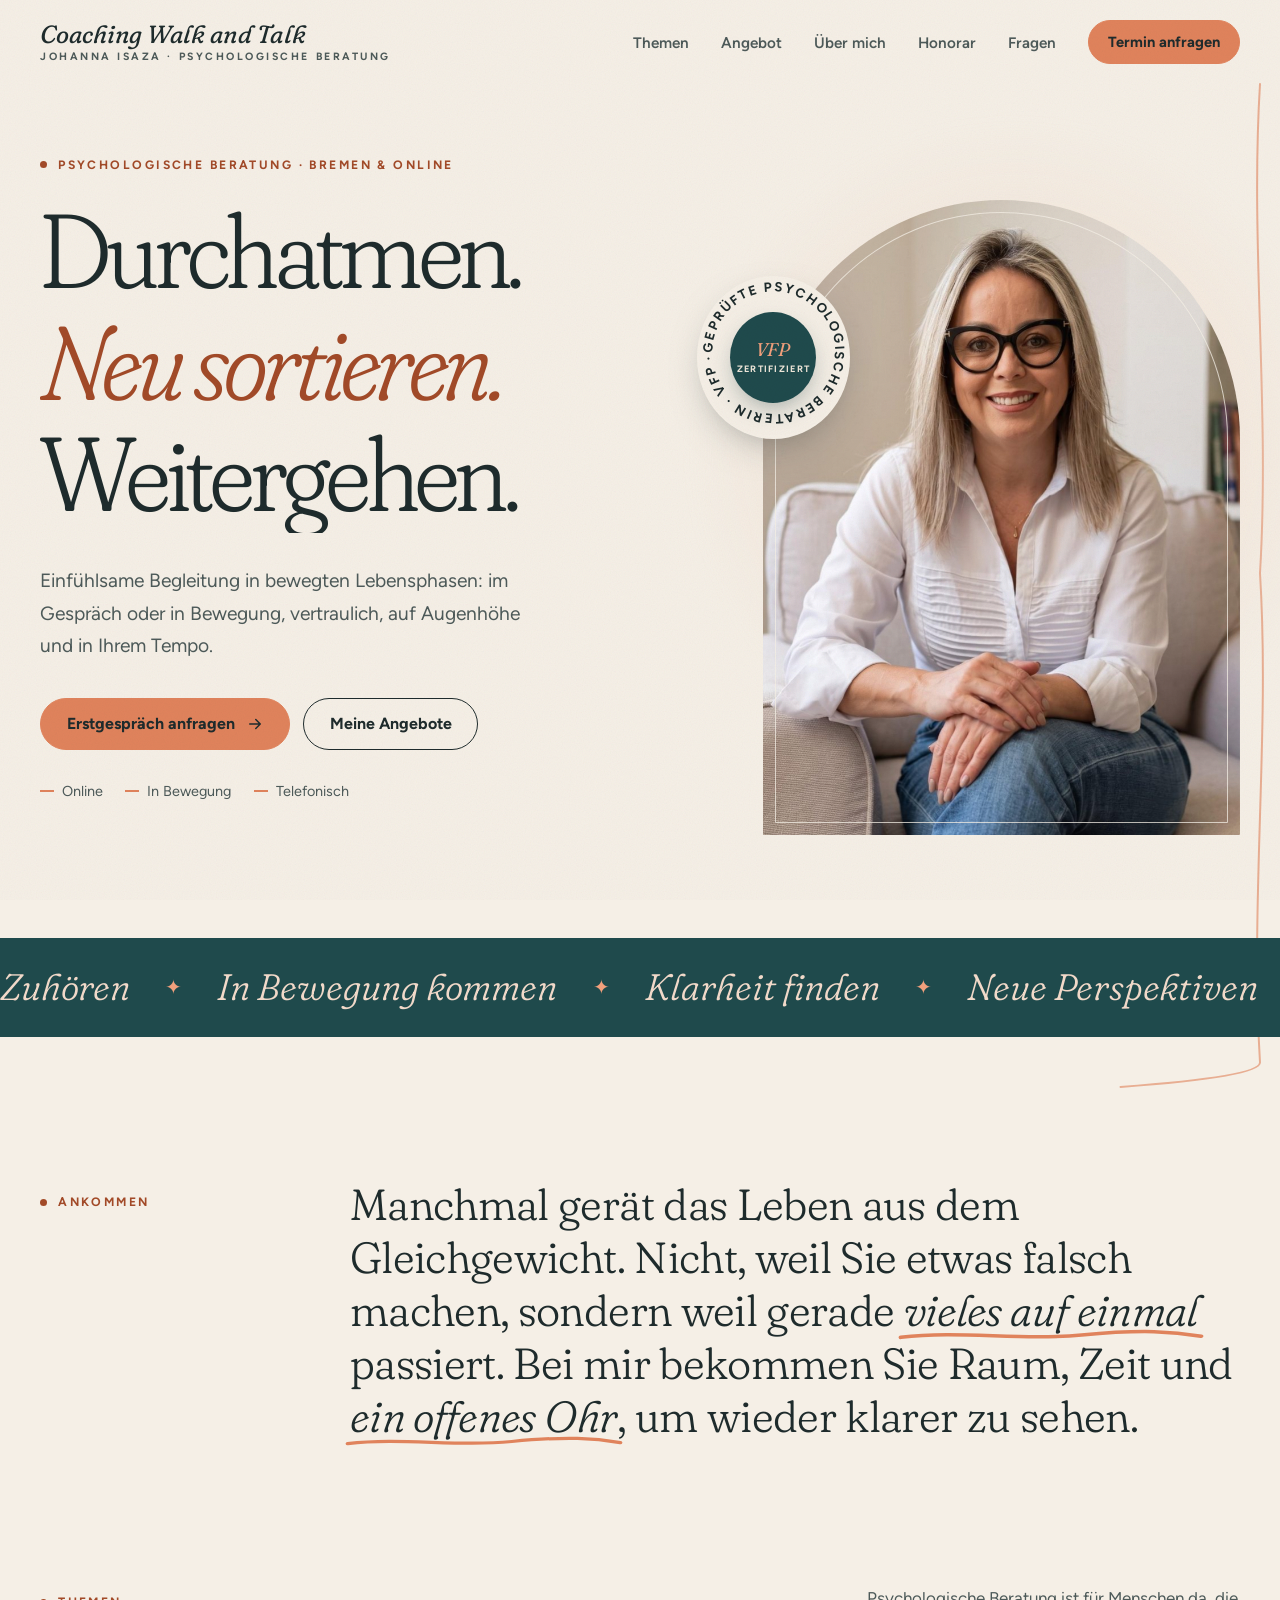
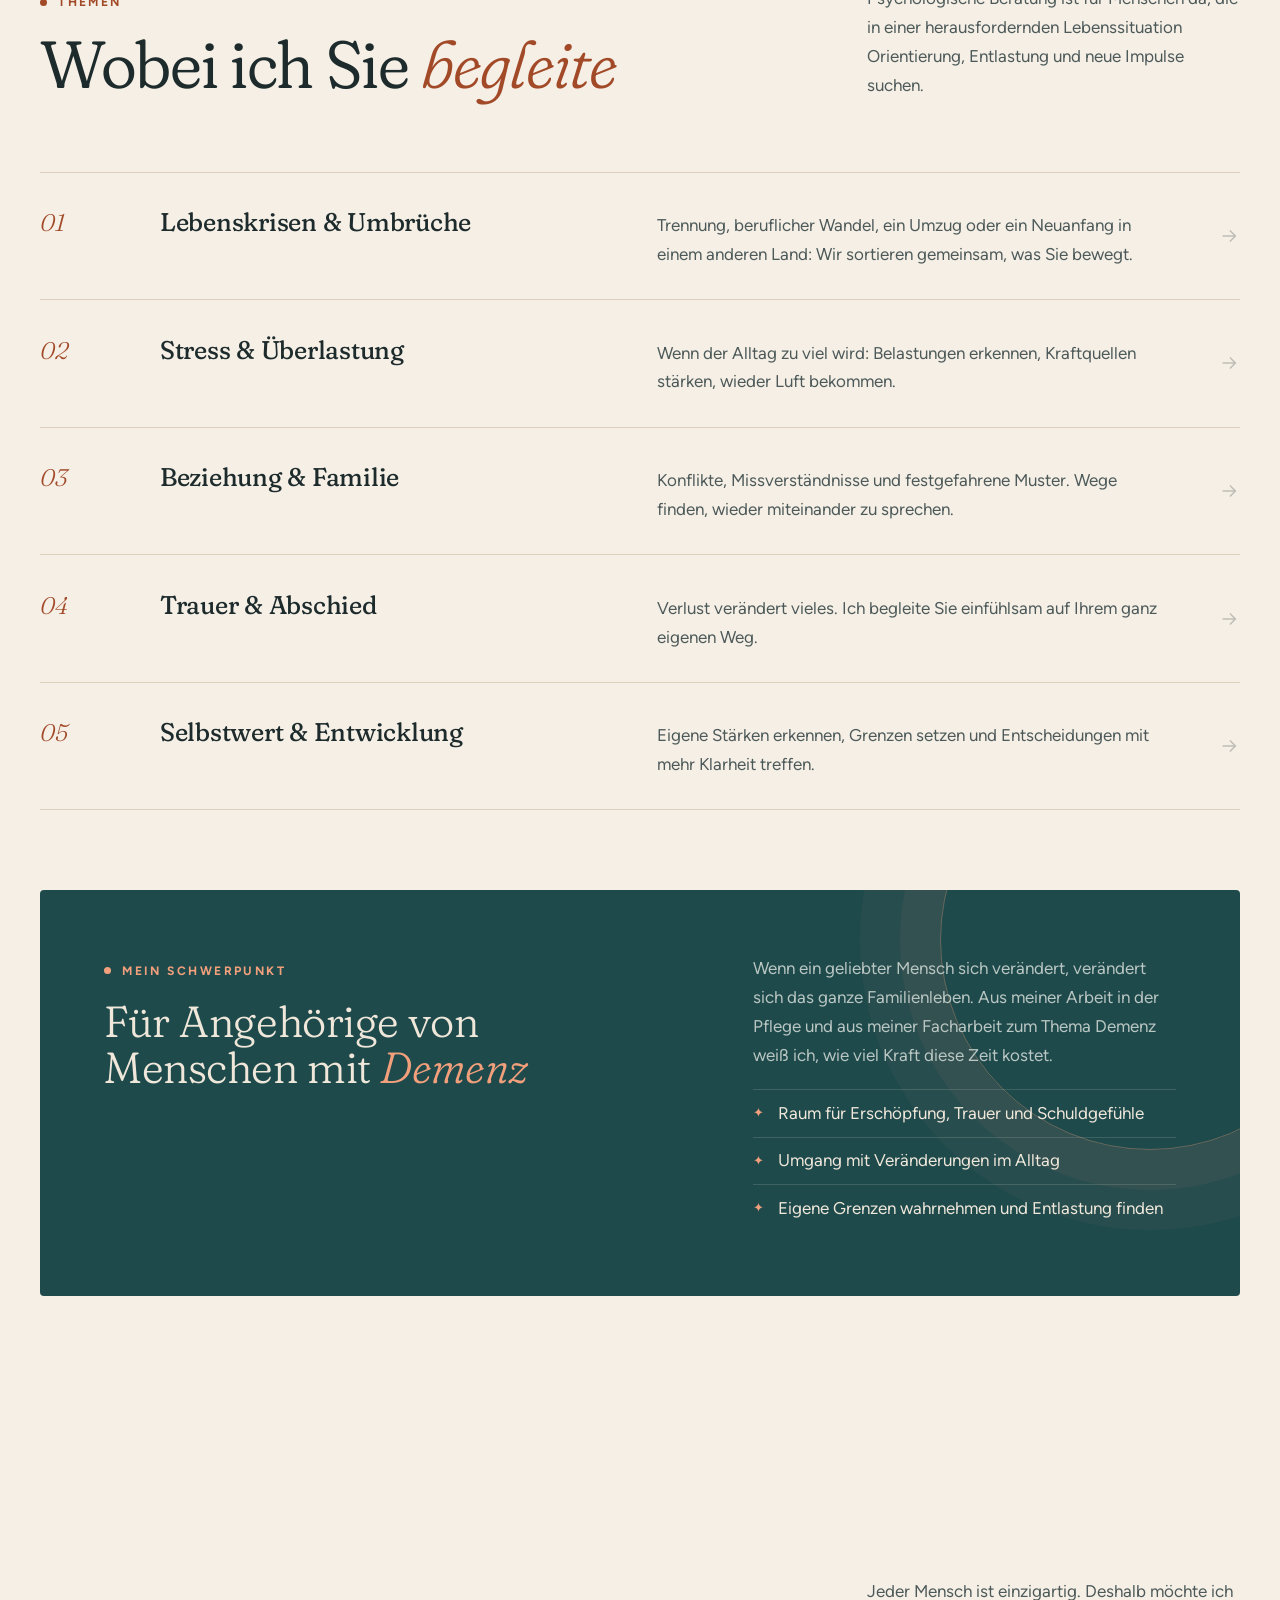
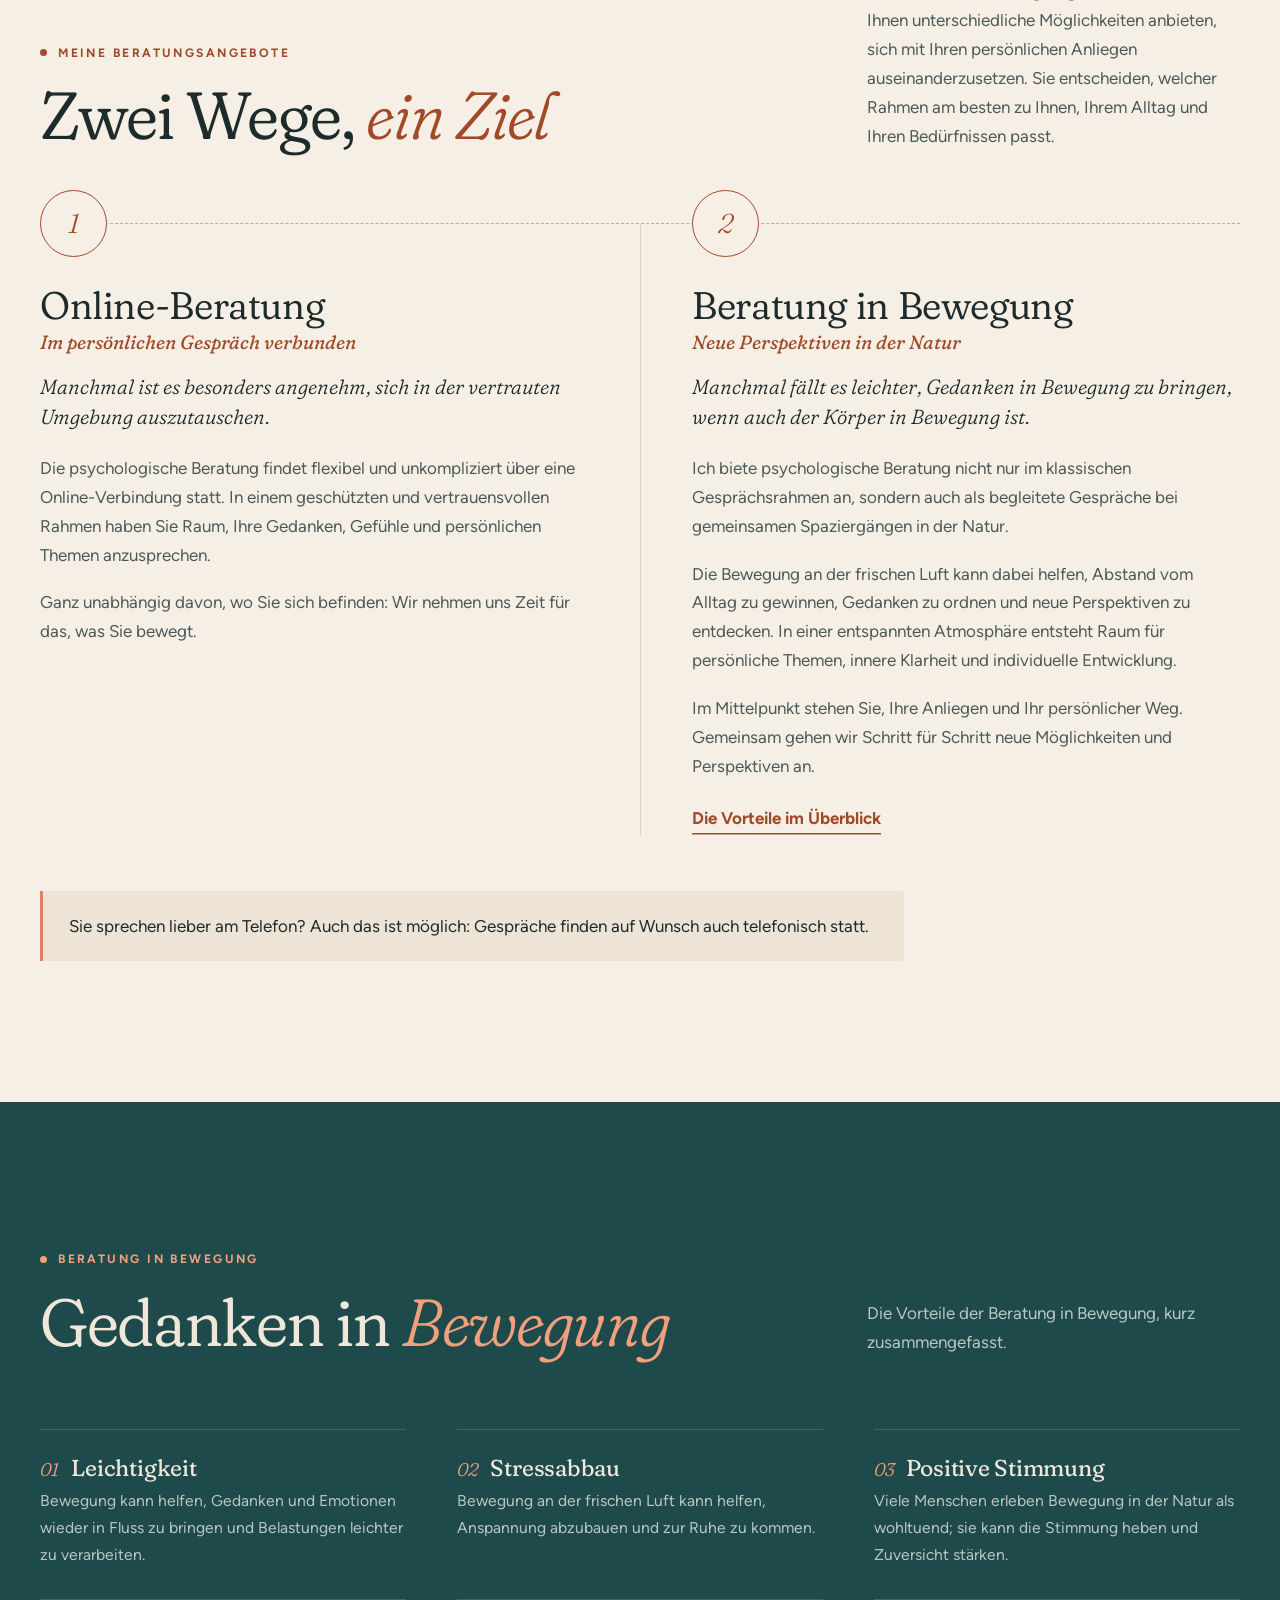
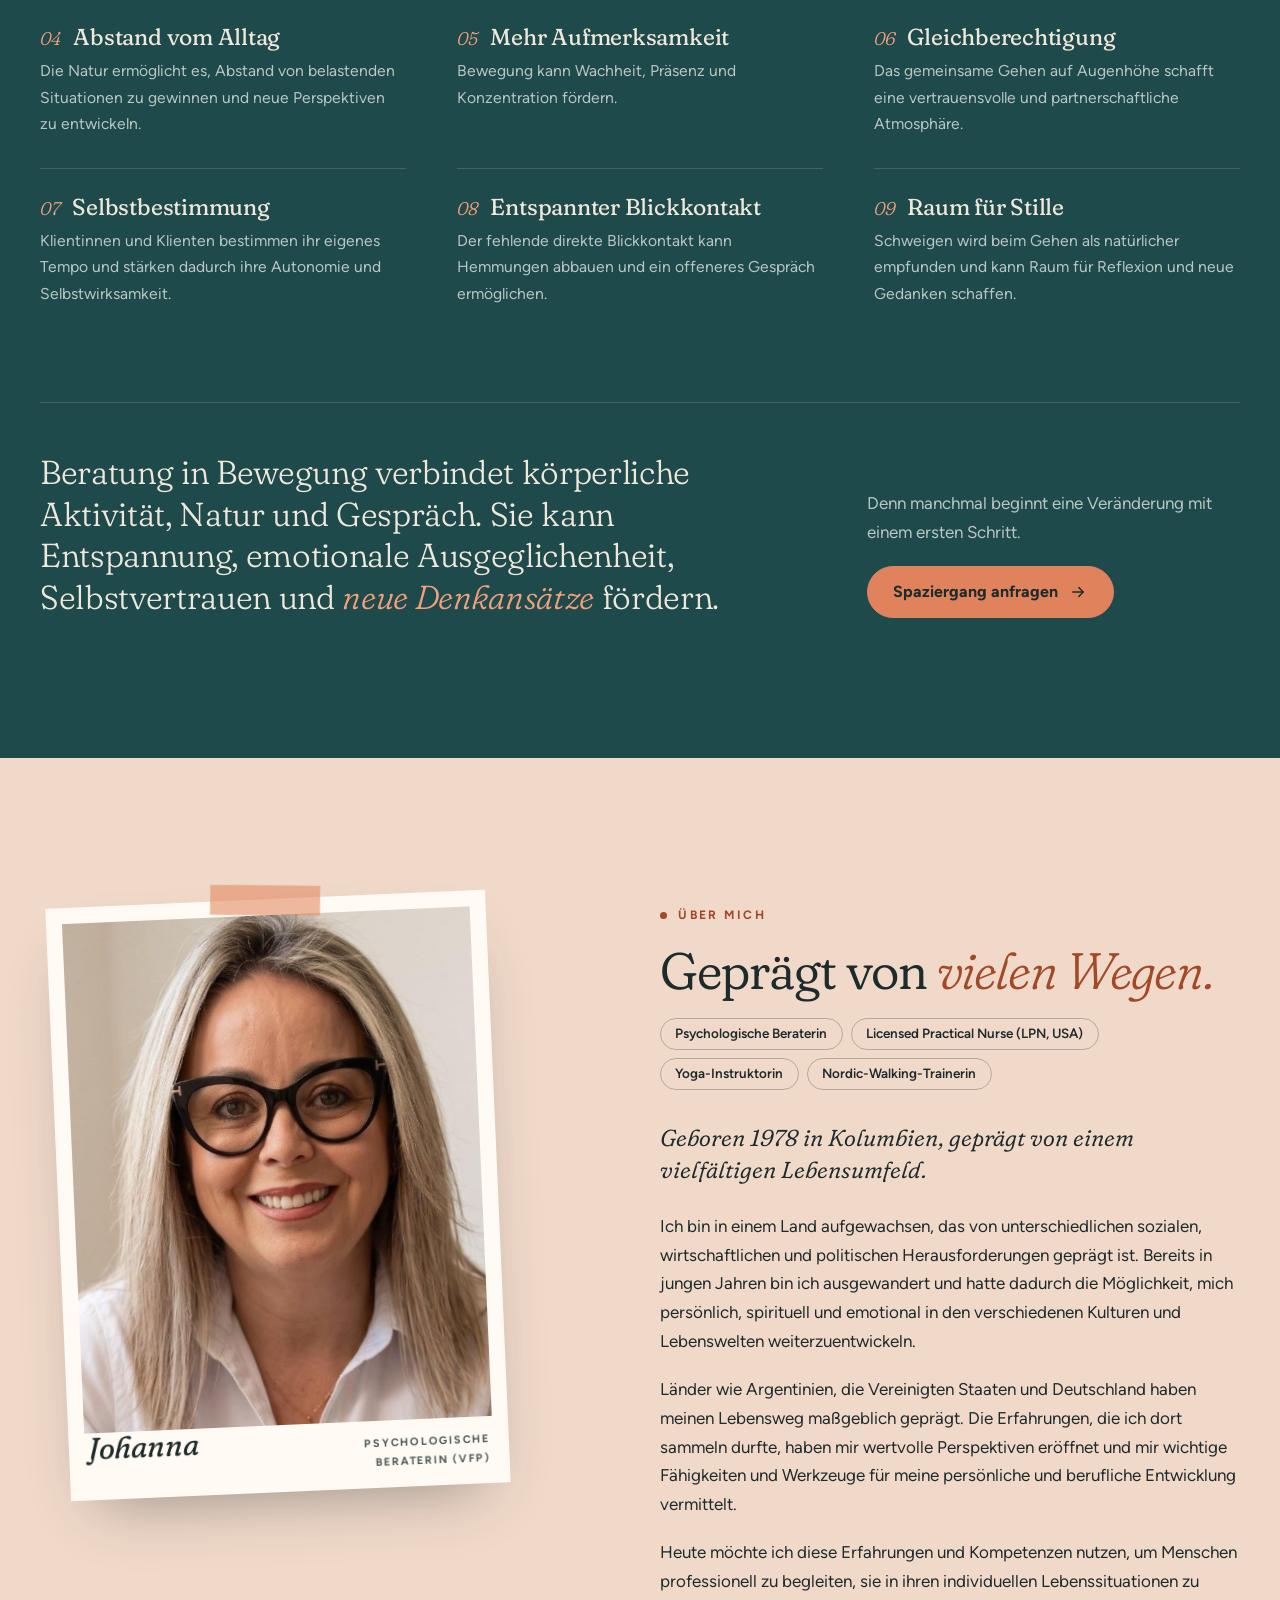
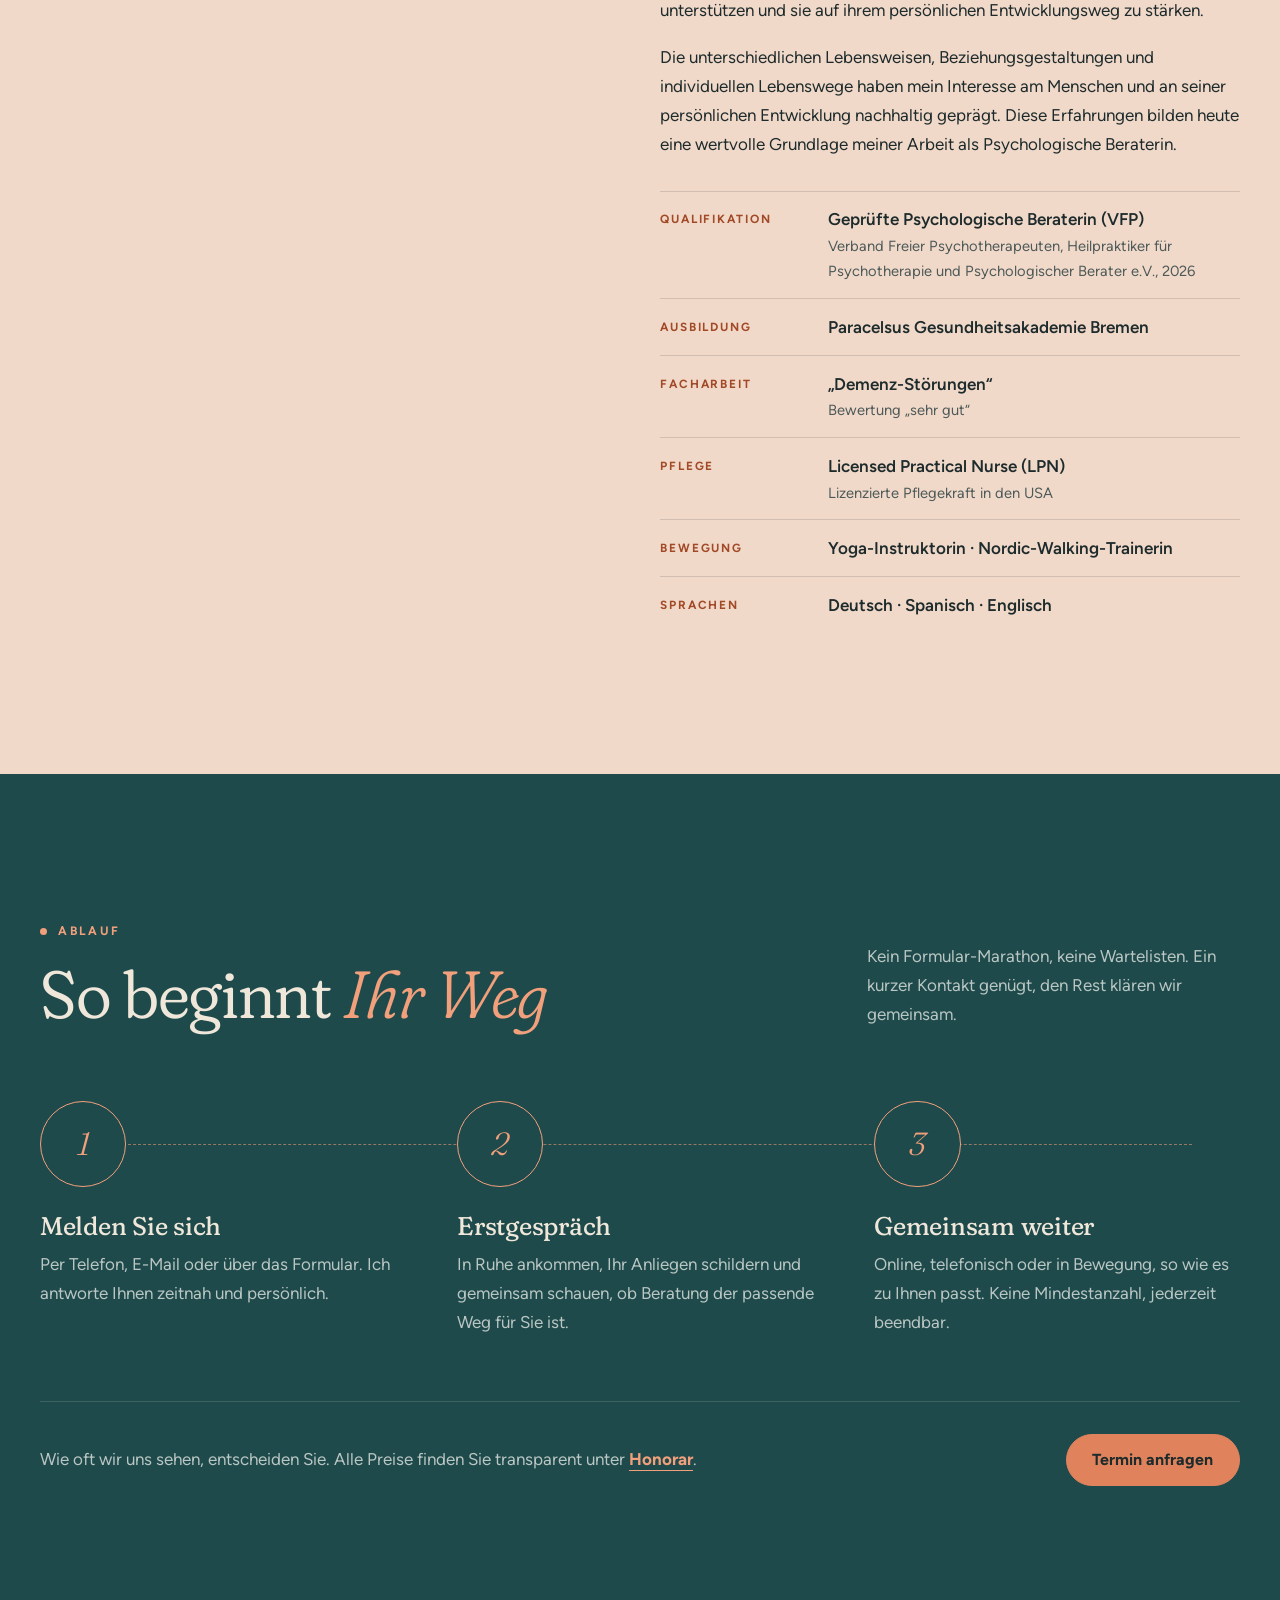
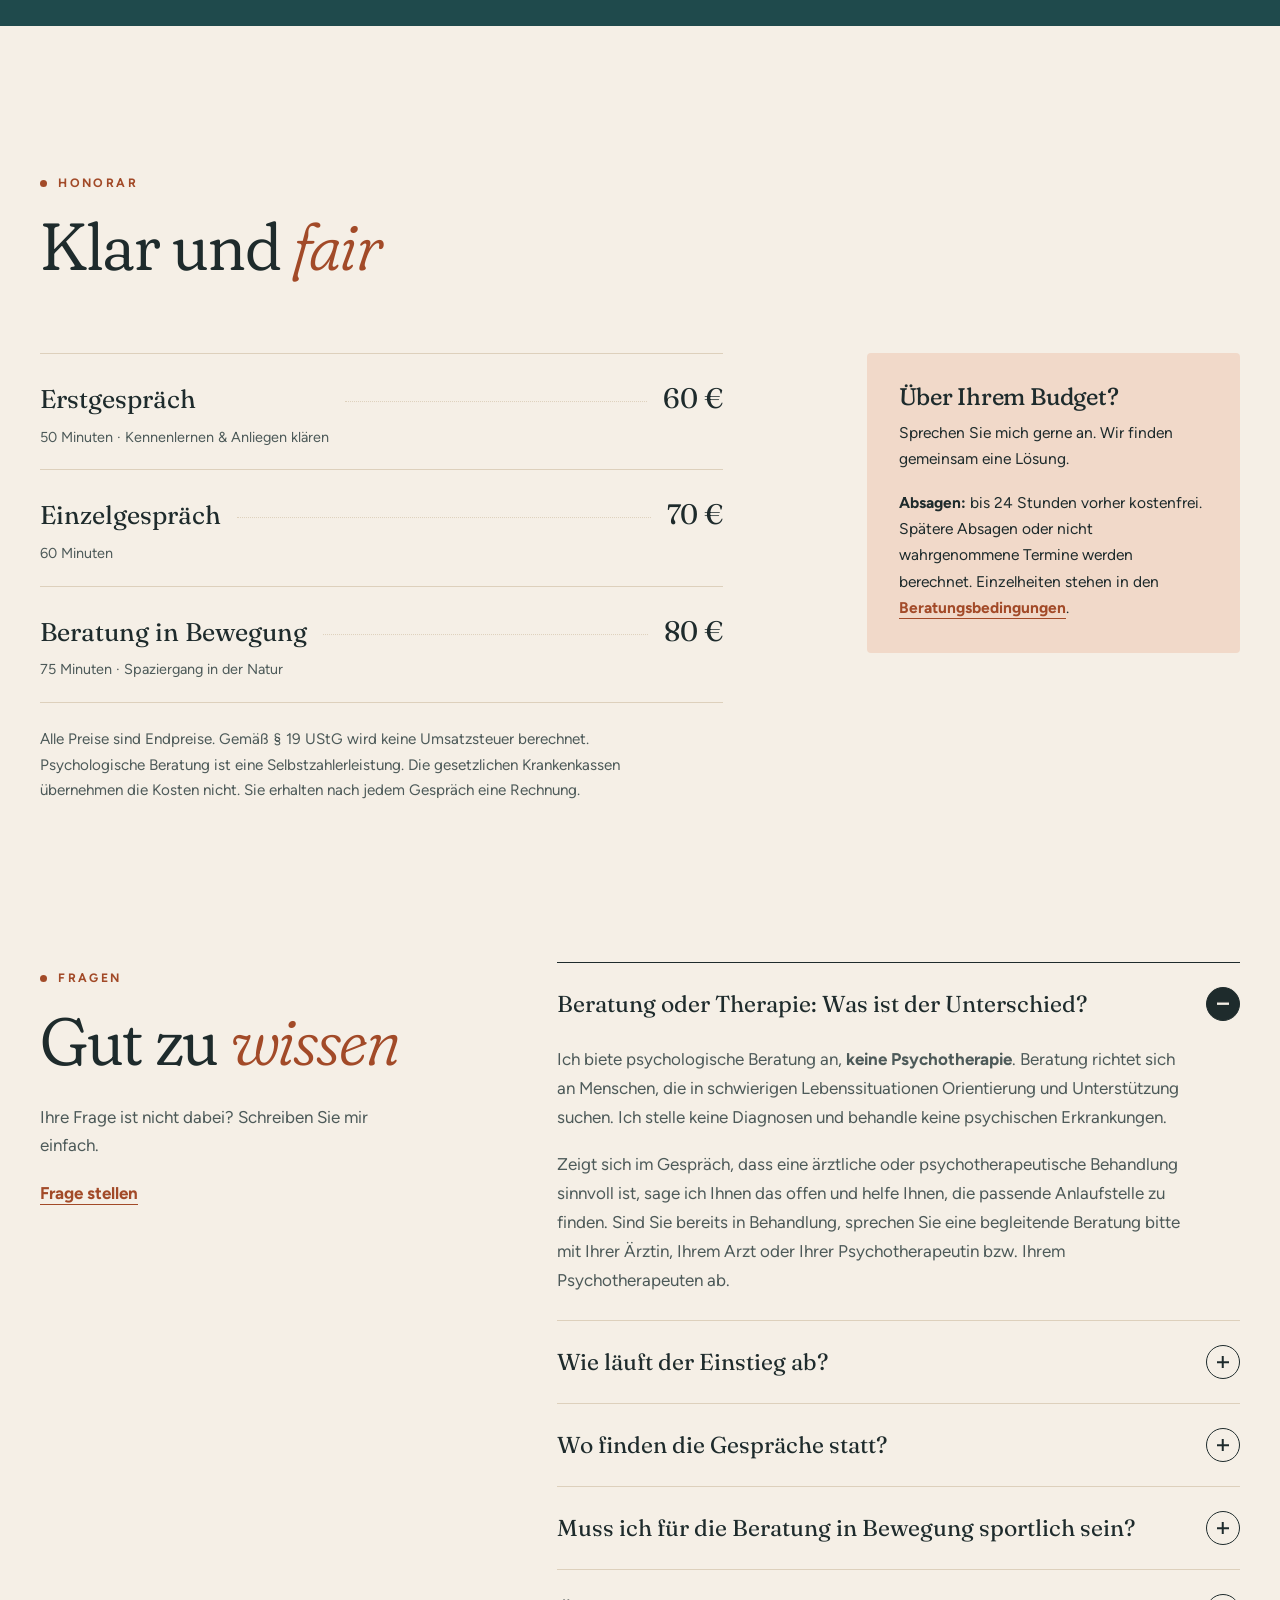
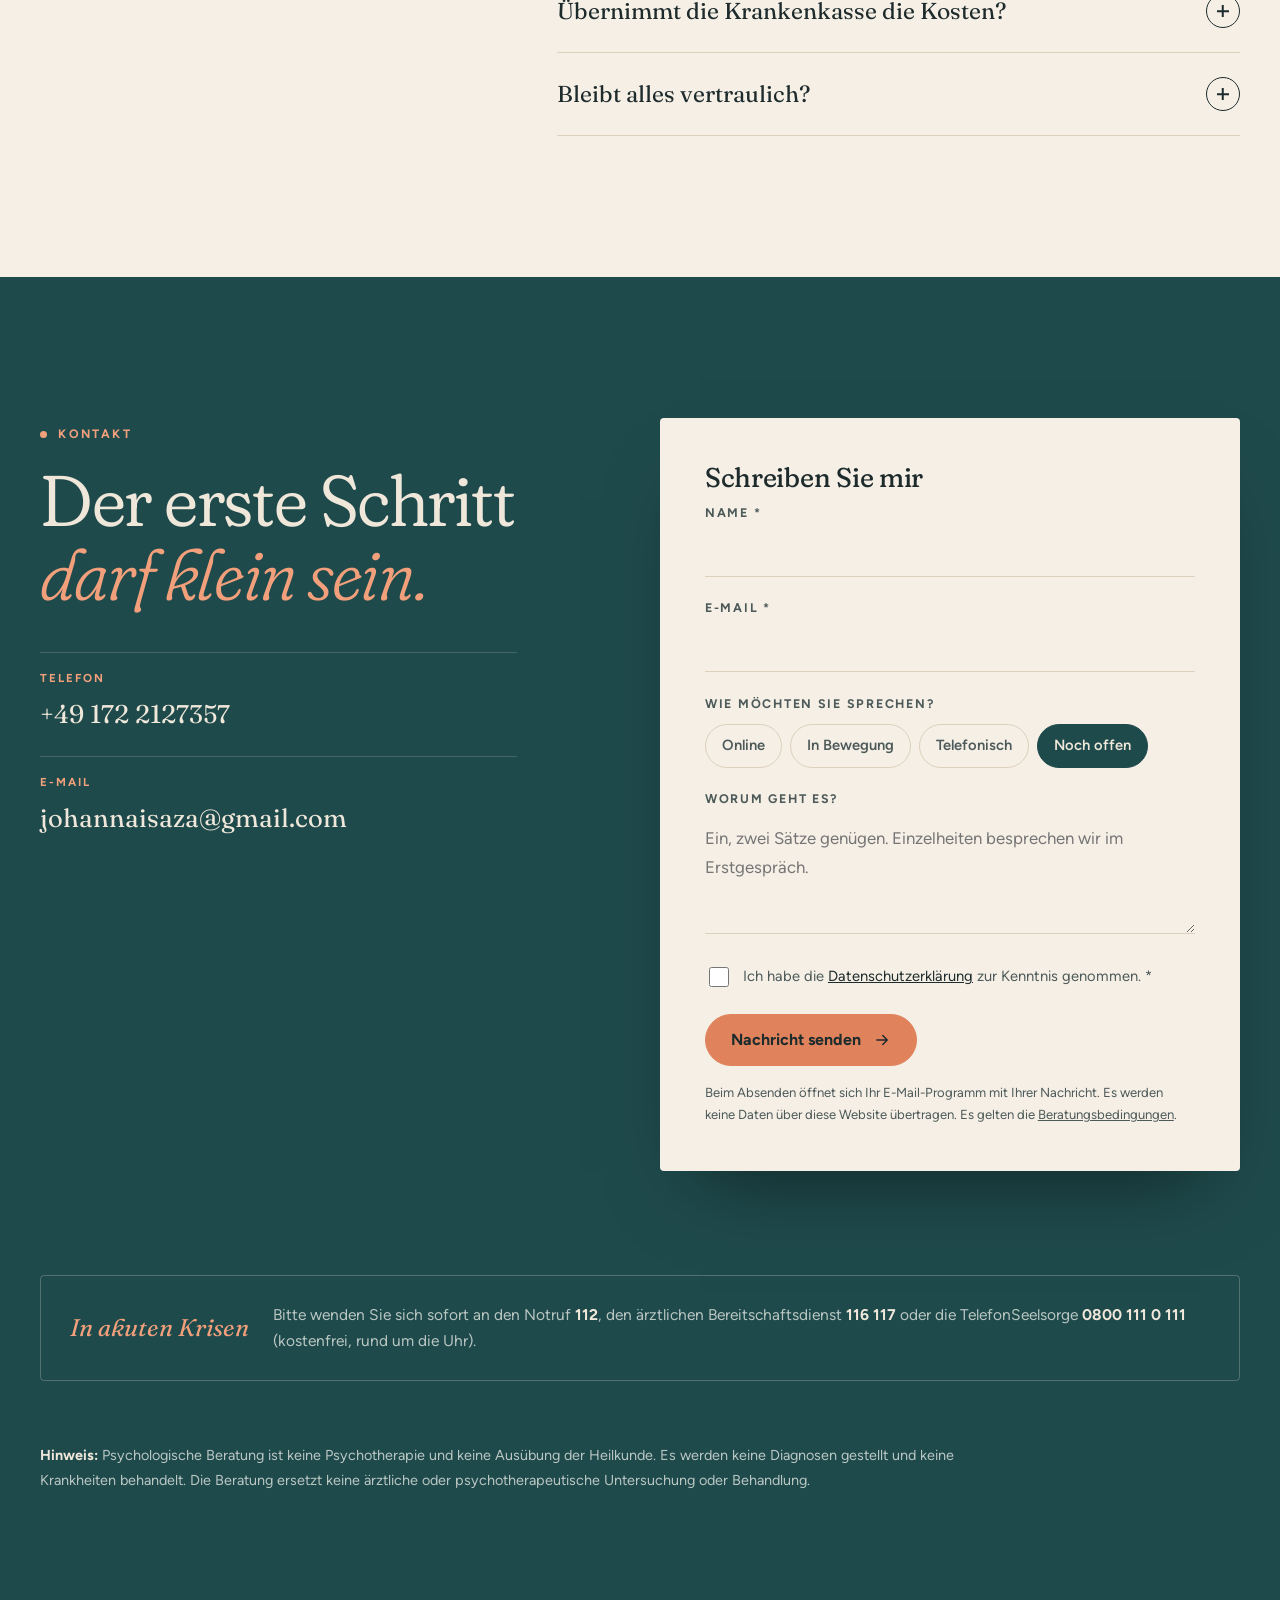
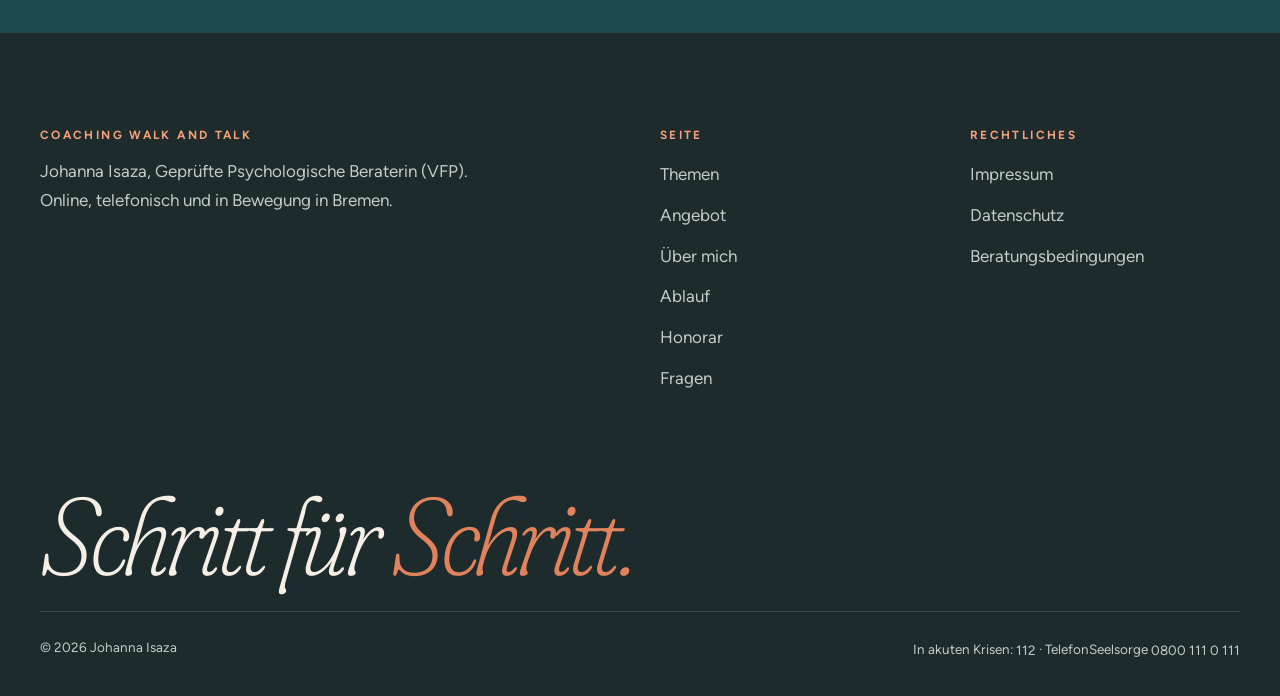
<file: index.html>
<!doctype html>
<html lang="de">
<head>
  <meta charset="utf-8">
  <meta name="viewport" content="width=device-width, initial-scale=1, viewport-fit=cover">
  <title>Coaching Walk and Talk · Psychologische Beratung in Bremen · Johanna Isaza</title>
  <meta name="description" content="Psychologische Beratung in Bremen und online mit Johanna Isaza, geprüfte Psychologische Beraterin (VFP): online, telefonisch und als Beratung in Bewegung bei Spaziergängen in der Natur. Begleitung bei Lebenskrisen, Stress, Beziehungsfragen und für Angehörige von Menschen mit Demenz.">
  <link rel="canonical" href="https://coachingwalkandtalk.de/">
  <meta property="og:type" content="website">
  <meta property="og:locale" content="de_DE">
  <meta property="og:site_name" content="Coaching Walk and Talk">
  <meta property="og:title" content="Coaching Walk and Talk · Psychologische Beratung in Bremen">
  <meta property="og:description" content="Durchatmen. Neu sortieren. Weitergehen. Psychologische Beratung mit Johanna Isaza: online, telefonisch und in Bewegung.">
  <meta property="og:url" content="https://coachingwalkandtalk.de/">
  <meta property="og:image" content="https://coachingwalkandtalk.de/assets/img/johanna.jpg">
  <meta name="theme-color" content="#1f4a4c">
  <link rel="preload" href="assets/fonts/fraunces-latin-full-normal.woff2" as="font" type="font/woff2" crossorigin>
  <link rel="stylesheet" href="assets/css/style.css">
</head>
<body>
  <a class="skip-link" href="#main">Zum Inhalt springen</a>

  <!-- ============ HEADER ============ -->
  <header class="site-header">
    <nav class="wrap nav" aria-label="Hauptnavigation">
      <a class="wordmark" href="#main"><b>Coaching Walk and Talk</b><span>Johanna Isaza · Psychologische Beratung</span></a>
      <button class="menu-toggle" aria-label="Menü öffnen" aria-expanded="false" aria-controls="menu"><span></span><span></span></button>
      <ul class="menu" id="menu">
        <li><a href="#themen">Themen</a></li>
        <li><a href="#angebot">Angebot</a></li>
        <li><a href="#ueber-mich">Über mich</a></li>
        <li><a href="#honorar">Honorar</a></li>
        <li><a href="#fragen">Fragen</a></li>
        <li><a href="#kontakt" class="btn">Termin anfragen</a></li>
        <li class="menu-extra"><a href="tel:+491722127357">+49 172 2127357</a> · <a href="mailto:johannaisaza@gmail.com">E-Mail</a></li>
      </ul>
    </nav>
  </header>

  <main id="main">
    <svg class="path" aria-hidden="true"><path id="path-line" d=""/></svg>

    <!-- ============ HERO ============ -->
    <section class="hero" aria-labelledby="hero-title">
      <div class="wrap hero-grid">
        <div class="hero-text">
          <span class="label"><span>Psychologische Beratung · Bremen &amp; online</span></span>
          <h1 id="hero-title">
            <span class="line"><span style="--i:0">Durchatmen.</span></span>
            <span class="line"><span style="--i:1"><em>Neu sortieren.</em></span></span>
            <span class="line"><span style="--i:2">Weitergehen.</span></span>
          </h1>
          <p class="hero-lead">Einfühlsame Begleitung in bewegten Lebensphasen: im Gespräch oder in Bewegung, vertraulich, auf Augenhöhe und in Ihrem Tempo.</p>
          <div class="hero-actions">
            <a href="#kontakt" class="btn">Erstgespräch anfragen
              <svg viewBox="0 0 24 24" fill="none" stroke="currentColor" stroke-width="2" stroke-linecap="round" stroke-linejoin="round" aria-hidden="true"><path d="M5 12h14M13 6l6 6-6 6"/></svg></a>
            <a href="#angebot" class="btn btn-outline">Meine Angebote</a>
          </div>
          <div class="hero-meta"><span>Online</span><span>In Bewegung</span><span>Telefonisch</span></div>
        </div>

        <figure class="hero-photo" style="margin:0">
          <div class="frame">
            <img src="assets/img/johanna.jpg" width="900" height="1118" fetchpriority="high"
                 alt="Johanna Isaza sitzt lächelnd auf einem hellen Sofa">
          </div>
          <div class="seal" aria-label="Geprüfte Psychologische Beraterin, VFP">
            <svg viewBox="0 0 100 100" aria-hidden="true">
              <defs><path id="seal-circle" d="M50,50 m-40,0 a40,40 0 1,1 80,0 a40,40 0 1,1 -80,0"/></defs>
              <text><textPath href="#seal-circle" textLength="250" lengthAdjust="spacing">Geprüfte Psychologische Beraterin · VFP ·</textPath></text>
            </svg>
            <div class="seal-core" aria-hidden="true"><b>VFP</b><small>ZERTIFIZIERT</small></div>
          </div>
        </figure>
      </div>
    </section>

    <!-- ============ RIBBON ============ -->
    <div class="ribbon" aria-hidden="true">
      <div class="ribbon-track">
        <span>Zuhören</span><span>In Bewegung kommen</span><span>Klarheit finden</span><span>Neue Perspektiven</span><span>Schritt für Schritt</span>
        <span>Zuhören</span><span>In Bewegung kommen</span><span>Klarheit finden</span><span>Neue Perspektiven</span><span>Schritt für Schritt</span>
      </div>
    </div>

    <!-- ============ STATEMENT ============ -->
    <section class="section" aria-label="Einleitung">
      <div class="wrap statement">
        <span class="label reveal">Ankommen</span>
        <p class="reveal" style="--d:.1s">Manchmal gerät das Leben aus dem Gleichgewicht. Nicht, weil Sie etwas falsch machen,
          sondern weil gerade <mark>vieles auf einmal</mark> passiert. Bei mir bekommen Sie Raum, Zeit und
          <mark>ein offenes Ohr</mark>, um wieder klarer zu sehen.</p>
      </div>
    </section>

    <!-- ============ TOPICS ============ -->
    <section id="themen" class="section" style="padding-top:0" aria-labelledby="topics-title">
      <div class="wrap">
        <div class="section-head">
          <div class="reveal">
            <span class="label">Themen</span>
            <h2 id="topics-title">Wobei ich Sie <em>begleite</em></h2>
          </div>
          <p class="reveal" style="--d:.1s">Psychologische Beratung ist für Menschen da, die in einer herausfordernden Lebenssituation Orientierung, Entlastung und neue Impulse suchen.</p>
        </div>

        <ol class="topics">
          <li class="topic reveal"><h3>Lebenskrisen &amp; Umbrüche</h3><p>Trennung, beruflicher Wandel, ein Umzug oder ein Neuanfang in einem anderen Land: Wir sortieren gemeinsam, was Sie bewegt.</p><svg class="arrow" viewBox="0 0 24 24" stroke-width="1.6" aria-hidden="true"><path d="M5 12h14M13 6l6 6-6 6"/></svg></li>
          <li class="topic reveal"><h3>Stress &amp; Überlastung</h3><p>Wenn der Alltag zu viel wird: Belastungen erkennen, Kraftquellen stärken, wieder Luft bekommen.</p><svg class="arrow" viewBox="0 0 24 24" stroke-width="1.6" aria-hidden="true"><path d="M5 12h14M13 6l6 6-6 6"/></svg></li>
          <li class="topic reveal"><h3>Beziehung &amp; Familie</h3><p>Konflikte, Missverständnisse und festgefahrene Muster. Wege finden, wieder miteinander zu sprechen.</p><svg class="arrow" viewBox="0 0 24 24" stroke-width="1.6" aria-hidden="true"><path d="M5 12h14M13 6l6 6-6 6"/></svg></li>
          <li class="topic reveal"><h3>Trauer &amp; Abschied</h3><p>Verlust verändert vieles. Ich begleite Sie einfühlsam auf Ihrem ganz eigenen Weg.</p><svg class="arrow" viewBox="0 0 24 24" stroke-width="1.6" aria-hidden="true"><path d="M5 12h14M13 6l6 6-6 6"/></svg></li>
          <li class="topic reveal"><h3>Selbstwert &amp; Entwicklung</h3><p>Eigene Stärken erkennen, Grenzen setzen und Entscheidungen mit mehr Klarheit treffen.</p><svg class="arrow" viewBox="0 0 24 24" stroke-width="1.6" aria-hidden="true"><path d="M5 12h14M13 6l6 6-6 6"/></svg></li>
        </ol>

        <div class="spotlight reveal">
          <div>
            <span class="label">Mein Schwerpunkt</span>
            <h3>Für Angehörige von Menschen mit <em>Demenz</em></h3>
          </div>
          <div>
            <p>Wenn ein geliebter Mensch sich verändert, verändert sich das ganze Familienleben. Aus meiner Arbeit in der Pflege und aus meiner
              Facharbeit zum Thema Demenz weiß ich, wie viel Kraft diese Zeit kostet.</p>
            <ul>
              <li>Raum für Erschöpfung, Trauer und Schuldgefühle</li>
              <li>Umgang mit Veränderungen im Alltag</li>
              <li>Eigene Grenzen wahrnehmen und Entlastung finden</li>
            </ul>
          </div>
        </div>
      </div>
    </section>

    <!-- ============ OFFER: two ways ============ -->
    <section id="angebot" class="section" aria-labelledby="offer-title">
      <div class="wrap">
        <div class="section-head">
          <div class="reveal">
            <span class="label">Meine Beratungsangebote</span>
            <h2 id="offer-title">Zwei Wege, <em>ein Ziel</em></h2>
          </div>
          <p class="reveal" style="--d:.1s">Jeder Mensch ist einzigartig. Deshalb möchte ich Ihnen unterschiedliche Möglichkeiten anbieten, sich mit Ihren persönlichen Anliegen auseinanderzusetzen. Sie entscheiden, welcher Rahmen am besten zu Ihnen, Ihrem Alltag und Ihren Bedürfnissen passt.</p>
        </div>

        <div class="ways">
          <article class="way reveal">
            <span class="way-no" aria-hidden="true">1</span>
            <h3>Online-Beratung <em>Im persönlichen Gespräch verbunden</em></h3>
            <p class="way-lead">Manchmal ist es besonders angenehm, sich in der vertrauten Umgebung auszutauschen.</p>
            <p>Die psychologische Beratung findet flexibel und unkompliziert über eine Online-Verbindung statt. In einem geschützten
              und vertrauensvollen Rahmen haben Sie Raum, Ihre Gedanken, Gefühle und persönlichen Themen anzusprechen.</p>
            <p>Ganz unabhängig davon, wo Sie sich befinden: Wir nehmen uns Zeit für das, was Sie bewegt.</p>
          </article>

          <article class="way reveal" style="--d:.12s">
            <span class="way-no" aria-hidden="true">2</span>
            <h3>Beratung in Bewegung <em>Neue Perspektiven in der Natur</em></h3>
            <p class="way-lead">Manchmal fällt es leichter, Gedanken in Bewegung zu bringen, wenn auch der Körper in Bewegung ist.</p>
            <p>Ich biete psychologische Beratung nicht nur im klassischen Gesprächsrahmen an, sondern auch als begleitete Gespräche
              bei gemeinsamen Spaziergängen in der Natur.</p>
            <p>Die Bewegung an der frischen Luft kann dabei helfen, Abstand vom Alltag zu gewinnen, Gedanken zu ordnen und neue
              Perspektiven zu entdecken. In einer entspannten Atmosphäre entsteht Raum für persönliche Themen, innere Klarheit und
              individuelle Entwicklung.</p>
            <p>Im Mittelpunkt stehen Sie, Ihre Anliegen und Ihr persönlicher Weg. Gemeinsam gehen wir Schritt für Schritt neue
              Möglichkeiten und Perspektiven an.</p>
            <a href="#bewegung" class="link">Die Vorteile im Überblick</a>
          </article>
        </div>

        <p class="ways-more reveal">Sie sprechen lieber am Telefon? Auch das ist möglich: Gespräche finden auf Wunsch auch telefonisch statt.</p>
      </div>
    </section>

    <!-- ============ WALKING: benefits ============ -->
    <section id="bewegung" class="section dark" aria-labelledby="move-title">
      <div class="wrap">
        <div class="section-head">
          <div class="reveal">
            <span class="label">Beratung in Bewegung</span>
            <h2 id="move-title">Gedanken in <em>Bewegung</em></h2>
          </div>
          <p class="reveal" style="--d:.1s">Die Vorteile der Beratung in Bewegung, kurz zusammengefasst.</p>
        </div>

        <ul class="benefits">
          <li class="reveal"><h3>Leichtigkeit</h3><p>Bewegung kann helfen, Gedanken und Emotionen wieder in Fluss zu bringen und Belastungen leichter zu verarbeiten.</p></li>
          <li class="reveal" style="--d:.08s"><h3>Stressabbau</h3><p>Bewegung an der frischen Luft kann helfen, Anspannung abzubauen und zur Ruhe zu kommen.</p></li>
          <li class="reveal" style="--d:.16s"><h3>Positive Stimmung</h3><p>Viele Menschen erleben Bewegung in der Natur als wohltuend; sie kann die Stimmung heben und Zuversicht stärken.</p></li>
          <li class="reveal"><h3>Abstand vom Alltag</h3><p>Die Natur ermöglicht es, Abstand von belastenden Situationen zu gewinnen und neue Perspektiven zu entwickeln.</p></li>
          <li class="reveal" style="--d:.08s"><h3>Mehr Aufmerksamkeit</h3><p>Bewegung kann Wachheit, Präsenz und Konzentration fördern.</p></li>
          <li class="reveal" style="--d:.16s"><h3>Gleichberechtigung</h3><p>Das gemeinsame Gehen auf Augenhöhe schafft eine vertrauensvolle und partnerschaftliche Atmosphäre.</p></li>
          <li class="reveal"><h3>Selbstbestimmung</h3><p>Klientinnen und Klienten bestimmen ihr eigenes Tempo und stärken dadurch ihre Autonomie und Selbstwirksamkeit.</p></li>
          <li class="reveal" style="--d:.08s"><h3>Entspannter Blickkontakt</h3><p>Der fehlende direkte Blickkontakt kann Hemmungen abbauen und ein offeneres Gespräch ermöglichen.</p></li>
          <li class="reveal" style="--d:.16s"><h3>Raum für Stille</h3><p>Schweigen wird beim Gehen als natürlicher empfunden und kann Raum für Reflexion und neue Gedanken schaffen.</p></li>
        </ul>

        <div class="move-foot reveal">
          <p class="move-quote">Beratung in Bewegung verbindet körperliche Aktivität, Natur und Gespräch. Sie kann Entspannung, emotionale
            Ausgeglichenheit, Selbstvertrauen und <em>neue Denkansätze</em> fördern.</p>
          <div>
            <p>Denn manchmal beginnt eine Veränderung mit einem ersten Schritt.</p>
            <a href="#kontakt" class="btn" data-format="In Bewegung">Spaziergang anfragen
              <svg viewBox="0 0 24 24" fill="none" stroke="currentColor" stroke-width="2" stroke-linecap="round" stroke-linejoin="round" aria-hidden="true"><path d="M5 12h14M13 6l6 6-6 6"/></svg></a>
          </div>
        </div>
      </div>
    </section>

    <!-- ============ ABOUT ============ -->
    <section id="ueber-mich" class="section blush" aria-labelledby="about-title">
      <div class="wrap about">
        <figure class="card-photo reveal">
          <span class="tape" aria-hidden="true"></span>
          <img src="assets/img/johanna-portrait.jpg" width="560" height="700" loading="lazy" alt="Porträt von Johanna Isaza">
          <figcaption><b>Johanna</b><span>Psychologische<br>Beraterin (VFP)</span></figcaption>
        </figure>

        <div class="about-text">
          <span class="label reveal">Über mich</span>
          <h2 id="about-title" class="reveal" style="margin-top:1rem">Geprägt von <em>vielen Wegen.</em></h2>
          <p class="roles reveal"><span>Psychologische Beraterin</span><span><span lang="en">Licensed Practical Nurse</span> (LPN, USA)</span><span>Yoga-Instruktorin</span><span>Nordic-Walking-Trainerin</span></p>
          <div class="reveal">
            <p class="about-lead">Geboren 1978 in Kolumbien, geprägt von einem vielfältigen Lebensumfeld.</p>
            <p>Ich bin in einem Land aufgewachsen, das von unterschiedlichen sozialen, wirtschaftlichen und politischen Herausforderungen
              geprägt ist. Bereits in jungen Jahren bin ich ausgewandert und hatte dadurch die Möglichkeit, mich persönlich, spirituell
              und emotional in den verschiedenen Kulturen und Lebenswelten weiterzuentwickeln.</p>
            <p>Länder wie Argentinien, die Vereinigten Staaten und Deutschland haben meinen Lebensweg maßgeblich geprägt. Die Erfahrungen,
              die ich dort sammeln durfte, haben mir wertvolle Perspektiven eröffnet und mir wichtige Fähigkeiten und Werkzeuge für meine
              persönliche und berufliche Entwicklung vermittelt.</p>
            <p>Heute möchte ich diese Erfahrungen und Kompetenzen nutzen, um Menschen professionell zu begleiten, sie in ihren individuellen
              Lebenssituationen zu unterstützen und sie auf ihrem persönlichen Entwicklungsweg zu stärken.</p>
            <p>Die unterschiedlichen Lebensweisen, Beziehungsgestaltungen und individuellen Lebenswege haben mein Interesse am Menschen
              und an seiner persönlichen Entwicklung nachhaltig geprägt. Diese Erfahrungen bilden heute eine wertvolle Grundlage meiner
              Arbeit als Psychologische Beraterin.</p>
          </div>
          <dl class="facts reveal">
            <div><dt>Qualifikation</dt><dd>Geprüfte Psychologische Beraterin (VFP)<small>Verband Freier Psychotherapeuten, Heilpraktiker für Psychotherapie und Psychologischer Berater e.V., 2026</small></dd></div>
            <div><dt>Ausbildung</dt><dd>Paracelsus Gesundheitsakademie Bremen</dd></div>
            <div><dt>Facharbeit</dt><dd>„Demenz-Störungen“<small>Bewertung „sehr gut“</small></dd></div>
            <div><dt>Pflege</dt><dd><span lang="en">Licensed Practical Nurse</span> (LPN)<small>Lizenzierte Pflegekraft in den USA</small></dd></div>
            <div><dt>Bewegung</dt><dd>Yoga-Instruktorin · Nordic-Walking-Trainerin</dd></div>
            <div><dt>Sprachen</dt><dd>Deutsch · Spanisch · Englisch</dd></div>
          </dl>
        </div>
      </div>
    </section>

    <!-- ============ PROCESS ============ -->
    <section id="ablauf" class="section dark" aria-labelledby="process-title">
      <div class="wrap">
        <div class="section-head">
          <div class="reveal">
            <span class="label">Ablauf</span>
            <h2 id="process-title">So beginnt <em>Ihr Weg</em></h2>
          </div>
          <p class="reveal" style="--d:.1s">Kein Formular-Marathon, keine Wartelisten. Ein kurzer Kontakt genügt, den Rest klären wir gemeinsam.</p>
        </div>
        <ol class="steps">
          <li class="step reveal"><span class="step-no">1</span><h3>Melden Sie sich</h3><p>Per Telefon, E-Mail oder über das Formular. Ich antworte Ihnen zeitnah und persönlich.</p></li>
          <li class="step reveal" style="--d:.12s"><span class="step-no">2</span><h3>Erstgespräch</h3><p>In Ruhe ankommen, Ihr Anliegen schildern und gemeinsam schauen, ob Beratung der passende Weg für Sie ist.</p></li>
          <li class="step reveal" style="--d:.24s"><span class="step-no">3</span><h3>Gemeinsam weiter</h3><p>Online, telefonisch oder in Bewegung, so wie es zu Ihnen passt. Keine Mindestanzahl, jederzeit beendbar.</p></li>
        </ol>
        <div class="process-foot reveal">
          <p>Wie oft wir uns sehen, entscheiden Sie. Alle Preise finden Sie transparent unter <a href="#honorar" class="link">Honorar</a>.</p>
          <a href="#kontakt" class="btn">Termin anfragen</a>
        </div>
      </div>
    </section>

    <!-- ============ FEES ============ -->
    <section id="honorar" class="section" aria-labelledby="fees-title">
      <div class="wrap">
        <div class="section-head">
          <div class="reveal">
            <span class="label">Honorar</span>
            <h2 id="fees-title">Klar und <em>fair</em></h2>
          </div>
        </div>
        <div class="fees">
          <div class="menu-card reveal">
            <div class="price"><span class="what">Erstgespräch<small>50 Minuten · Kennenlernen &amp; Anliegen klären</small></span><span class="dots"></span><span class="amount">60 €</span></div>
            <div class="price"><span class="what">Einzelgespräch<small>60 Minuten</small></span><span class="dots"></span><span class="amount">70 €</span></div>
            <div class="price"><span class="what">Beratung in Bewegung<small>75 Minuten · Spaziergang in der Natur</small></span><span class="dots"></span><span class="amount">80 €</span></div>
            <p class="fees-note">Alle Preise sind Endpreise. Gemäß § 19 UStG wird keine Umsatzsteuer berechnet. Psychologische Beratung ist eine Selbstzahlerleistung. Die gesetzlichen Krankenkassen übernehmen die Kosten nicht. Sie erhalten nach jedem Gespräch eine Rechnung.</p>
          </div>
          <aside class="side-note reveal" style="--d:.12s">
            <h3>Über Ihrem Budget?</h3>
            <p>Sprechen Sie mich gerne an. Wir finden gemeinsam eine Lösung.</p>
            <p><b>Absagen:</b> bis 24 Stunden vorher kostenfrei. Spätere Absagen oder nicht wahrgenommene Termine werden berechnet. Einzelheiten stehen in den <a href="beratungsbedingungen.html" class="link">Beratungsbedingungen</a>.</p>
          </aside>
        </div>
      </div>
    </section>

    <!-- ============ FAQ ============ -->
    <section id="fragen" class="section" style="padding-top:0" aria-labelledby="faq-title">
      <div class="wrap faq-grid">
        <div class="faq-intro reveal">
          <span class="label">Fragen</span>
          <h2 id="faq-title" style="margin-top:1rem">Gut zu <em>wissen</em></h2>
          <p>Ihre Frage ist nicht dabei? Schreiben Sie mir einfach.</p>
          <a href="#kontakt" class="link">Frage stellen</a>
        </div>
        <div class="faq-list reveal" style="--d:.1s">
          <details open>
            <summary>Beratung oder Therapie: Was ist der Unterschied?<i aria-hidden="true"></i></summary>
            <div class="answer">
              <p>Ich biete psychologische Beratung an, <strong>keine Psychotherapie</strong>. Beratung richtet sich an Menschen,
                die in schwierigen Lebenssituationen Orientierung und Unterstützung suchen. Ich stelle keine Diagnosen und
                behandle keine psychischen Erkrankungen.</p>
              <p>Zeigt sich im Gespräch, dass eine ärztliche oder psychotherapeutische Behandlung sinnvoll ist, sage ich Ihnen das
                offen und helfe Ihnen, die passende Anlaufstelle zu finden. Sind Sie bereits in Behandlung, sprechen Sie eine begleitende
                Beratung bitte mit Ihrer Ärztin, Ihrem Arzt oder Ihrer Psychotherapeutin bzw. Ihrem Psychotherapeuten ab.</p>
            </div>
          </details>
          <details>
            <summary>Wie läuft der Einstieg ab?<i aria-hidden="true"></i></summary>
            <div class="answer"><p>Sie melden sich per Telefon, E-Mail oder Formular. Im Erstgespräch schildern Sie in Ruhe Ihre Situation, und wir planen gemeinsam die nächsten Schritte.</p></div>
          </details>
          <details>
            <summary>Wo finden die Gespräche statt?<i aria-hidden="true"></i></summary>
            <div class="answer"><p>Online per Video, telefonisch oder in Bewegung bei einem gemeinsamen Spaziergang in der Natur. Sie entscheiden, welcher Rahmen zu Ihnen passt.</p></div>
          </details>
          <details>
            <summary>Muss ich für die Beratung in Bewegung sportlich sein?<i aria-hidden="true"></i></summary>
            <div class="answer">
              <p>Nein. Sie bestimmen das Tempo, und im Mittelpunkt steht das Gespräch, nicht die Leistung. Bequeme Schuhe und
                wetterfeste Kleidung genügen. Den Treffpunkt in Bremen sprechen wir vorher ab.</p>
              <p>Haben Sie körperliche Beschwerden, klären Sie bitte vorab mit Ihrer Ärztin oder Ihrem Arzt, ob ein Spaziergang für Sie geeignet ist.</p>
            </div>
          </details>
          <details>
            <summary>Übernimmt die Krankenkasse die Kosten?<i aria-hidden="true"></i></summary>
            <div class="answer"><p>Nein. Psychologische Beratung ist keine Kassenleistung, die Kosten tragen Sie selbst. Nach jedem Gespräch erhalten Sie eine Rechnung.</p></div>
          </details>
          <details>
            <summary>Bleibt alles vertraulich?<i aria-hidden="true"></i></summary>
            <div class="answer"><p>Ja. Was Sie mir anvertrauen, behandle ich vertraulich und gebe es ohne Ihre Einwilligung nicht weiter. Ausnahmen gelten nur, wenn ich gesetzlich zur Auskunft verpflichtet bin oder eine akute Gefahr für Leben oder Gesundheit besteht (siehe <a href="beratungsbedingungen.html" class="link">Beratungsbedingungen</a> und <a href="datenschutz.html" class="link">Datenschutz</a>).</p></div>
          </details>
        </div>
      </div>
    </section>

    <!-- ============ CONTACT ============ -->
    <section id="kontakt" class="section dark" aria-labelledby="contact-title">
      <div class="wrap contact">
        <div class="contact-intro">
          <span class="label reveal">Kontakt</span>
          <h2 id="contact-title" class="reveal" style="margin-top:1rem">Der erste Schritt <em>darf klein sein.</em></h2>
          <ul class="contact-lines reveal">
            <li><small>Telefon</small><a href="tel:+491722127357">+49 172 2127357</a></li>
            <li><small>E-Mail</small><a href="mailto:johannaisaza@gmail.com">johannaisaza@gmail.com</a></li>
          </ul>
        </div>

        <form class="form reveal" id="contact-form" style="--d:.12s" novalidate>
          <h3>Schreiben Sie mir</h3>
          <div class="field"><label for="name">Name *</label><input id="name" name="name" autocomplete="name" required></div>
          <div class="field"><label for="email">E-Mail *</label><input id="email" name="email" type="email" autocomplete="email" required></div>
          <fieldset class="chips">
            <legend>Wie möchten Sie sprechen?</legend>
            <div class="chip-row">
              <label><input type="radio" name="format" value="Online"><span>Online</span></label>
              <label><input type="radio" name="format" value="In Bewegung"><span>In Bewegung</span></label>
              <label><input type="radio" name="format" value="Telefonisch"><span>Telefonisch</span></label>
              <label><input type="radio" name="format" value="Noch offen" checked><span>Noch offen</span></label>
            </div>
          </fieldset>
          <div class="field"><label for="message">Worum geht es?</label><textarea id="message" name="message" placeholder="Ein, zwei Sätze genügen. Einzelheiten besprechen wir im Erstgespräch."></textarea></div>
          <label class="check"><input type="checkbox" name="privacy" required><span>Ich habe die <a href="datenschutz.html">Datenschutzerklärung</a> zur Kenntnis genommen. *</span></label>
          <button type="submit" class="btn">Nachricht senden
            <svg viewBox="0 0 24 24" fill="none" stroke="currentColor" stroke-width="2" stroke-linecap="round" stroke-linejoin="round" aria-hidden="true"><path d="M5 12h14M13 6l6 6-6 6"/></svg></button>
          <p class="hint" style="margin:1rem 0 0">Beim Absenden öffnet sich Ihr E-Mail-Programm mit Ihrer Nachricht. Es werden keine Daten über diese Website übertragen. Es gelten die <a href="beratungsbedingungen.html">Beratungsbedingungen</a>.</p>
        </form>

        <div class="crisis reveal">
          <strong>In akuten Krisen</strong>
          <p>Bitte wenden Sie sich sofort an den Notruf <a href="tel:112">112</a>, den ärztlichen Bereitschaftsdienst
            <a href="tel:116117">116 117</a> oder die TelefonSeelsorge <a href="tel:08001110111">0800 111 0 111</a> (kostenfrei, rund um die Uhr).</p>
        </div>
        <p class="notice"><b>Hinweis:</b> Psychologische Beratung ist keine Psychotherapie und keine Ausübung der Heilkunde. Es werden keine
          Diagnosen gestellt und keine Krankheiten behandelt. Die Beratung ersetzt keine ärztliche oder psychotherapeutische Untersuchung oder Behandlung.</p>
      </div>
    </section>
  </main>

  <!-- ============ FOOTER ============ -->
  <footer class="site-footer">
    <div class="wrap">
      <div class="footer-top">
        <div>
          <h2>Coaching Walk and Talk</h2>
          <p>Johanna Isaza, Geprüfte Psychologische Beraterin (VFP).<br>Online, telefonisch und in Bewegung in Bremen.</p>
        </div>
        <div>
          <h2>Seite</h2>
          <ul><li><a href="#themen">Themen</a></li><li><a href="#angebot">Angebot</a></li><li><a href="#ueber-mich">Über mich</a></li><li><a href="#ablauf">Ablauf</a></li><li><a href="#honorar">Honorar</a></li><li><a href="#fragen">Fragen</a></li></ul>
        </div>
        <div>
          <h2>Rechtliches</h2>
          <ul><li><a href="impressum.html">Impressum</a></li><li><a href="datenschutz.html">Datenschutz</a></li><li><a href="beratungsbedingungen.html">Beratungsbedingungen</a></li></ul>
        </div>
      </div>
      <p class="giant" aria-hidden="true">Schritt für <em>Schritt.</em></p>
      <div class="footer-bottom">
        <span>© <span id="year">2026</span> Johanna Isaza</span>
        <span>In akuten Krisen: <a href="tel:112">112</a> · TelefonSeelsorge <a href="tel:08001110111">0800 111 0 111</a></span>
      </div>
    </div>
  </footer>

  <div class="quickbar" aria-label="Schnellkontakt">
    <a href="#kontakt" class="btn">Termin anfragen</a>
    <a href="tel:+491722127357" class="btn btn-outline">Anrufen</a>
  </div>

  <script src="assets/js/main.js"></script>
</body>
</html>
</file>
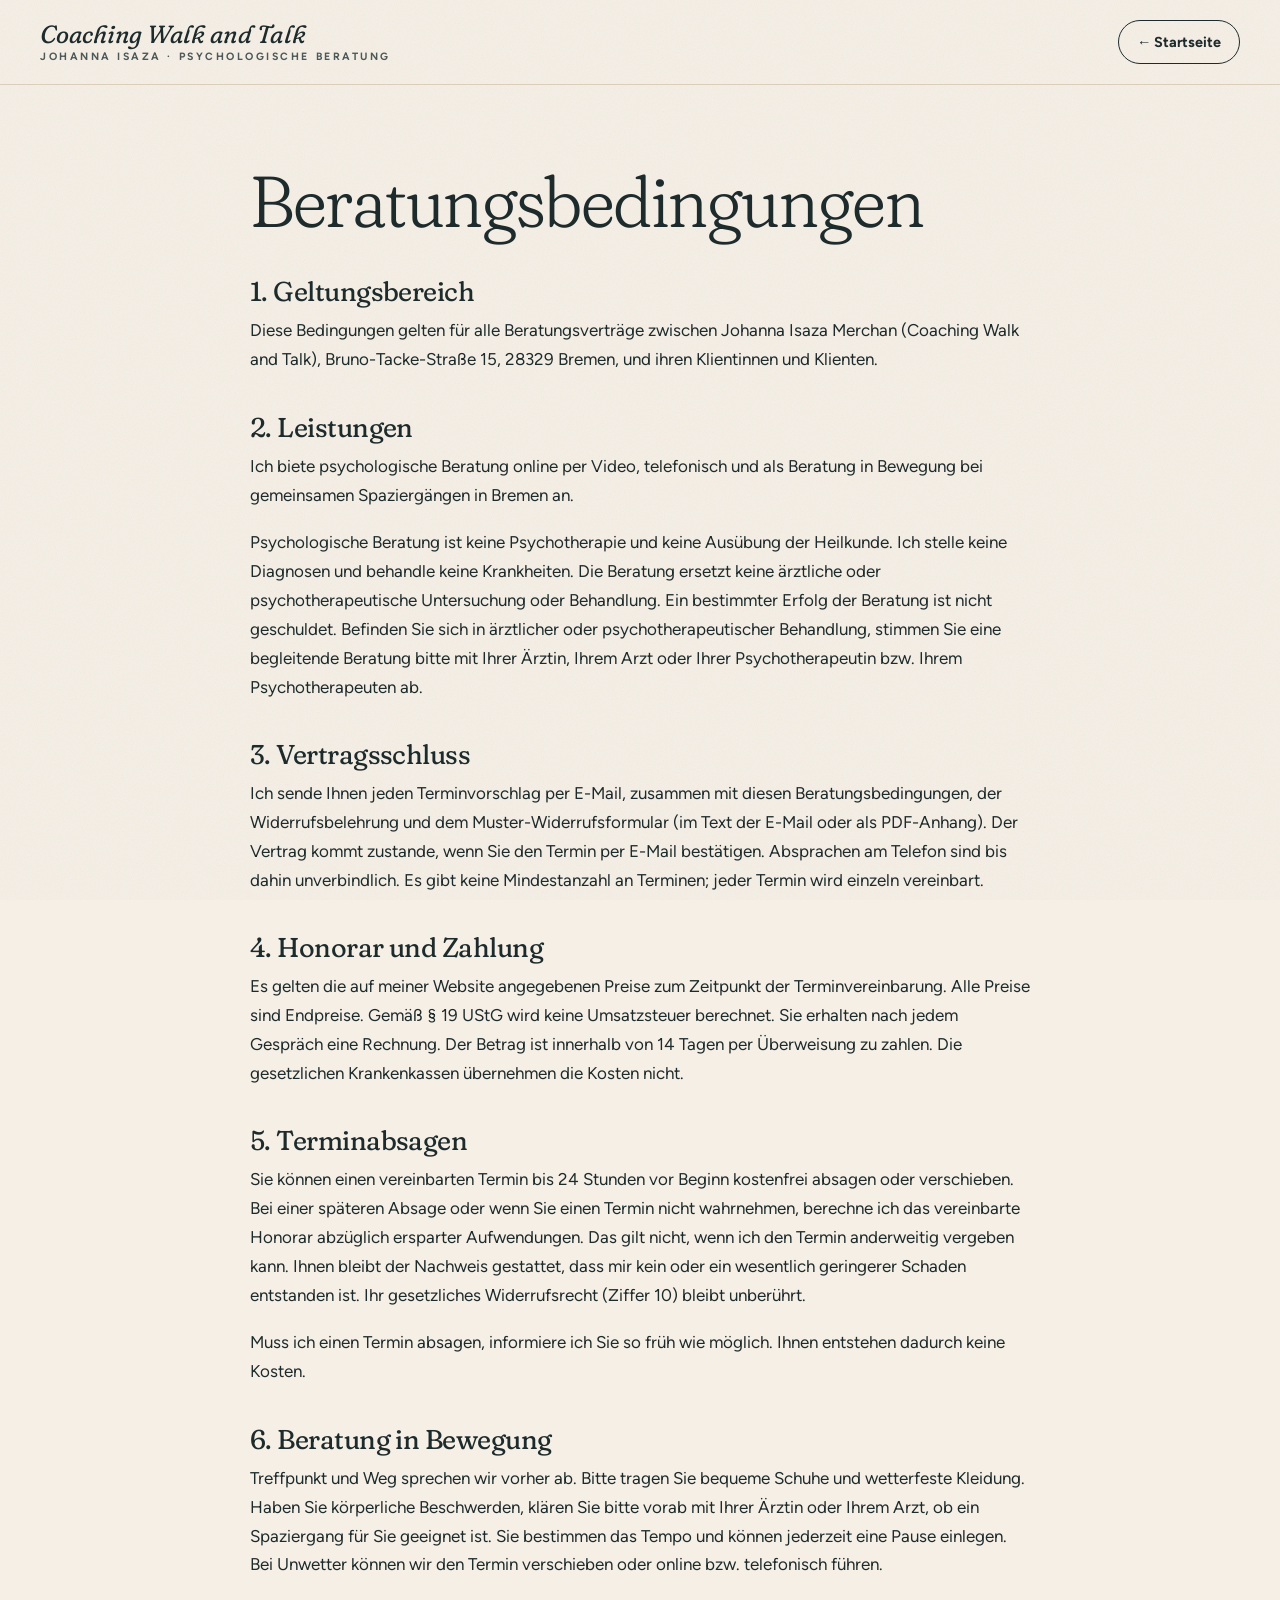
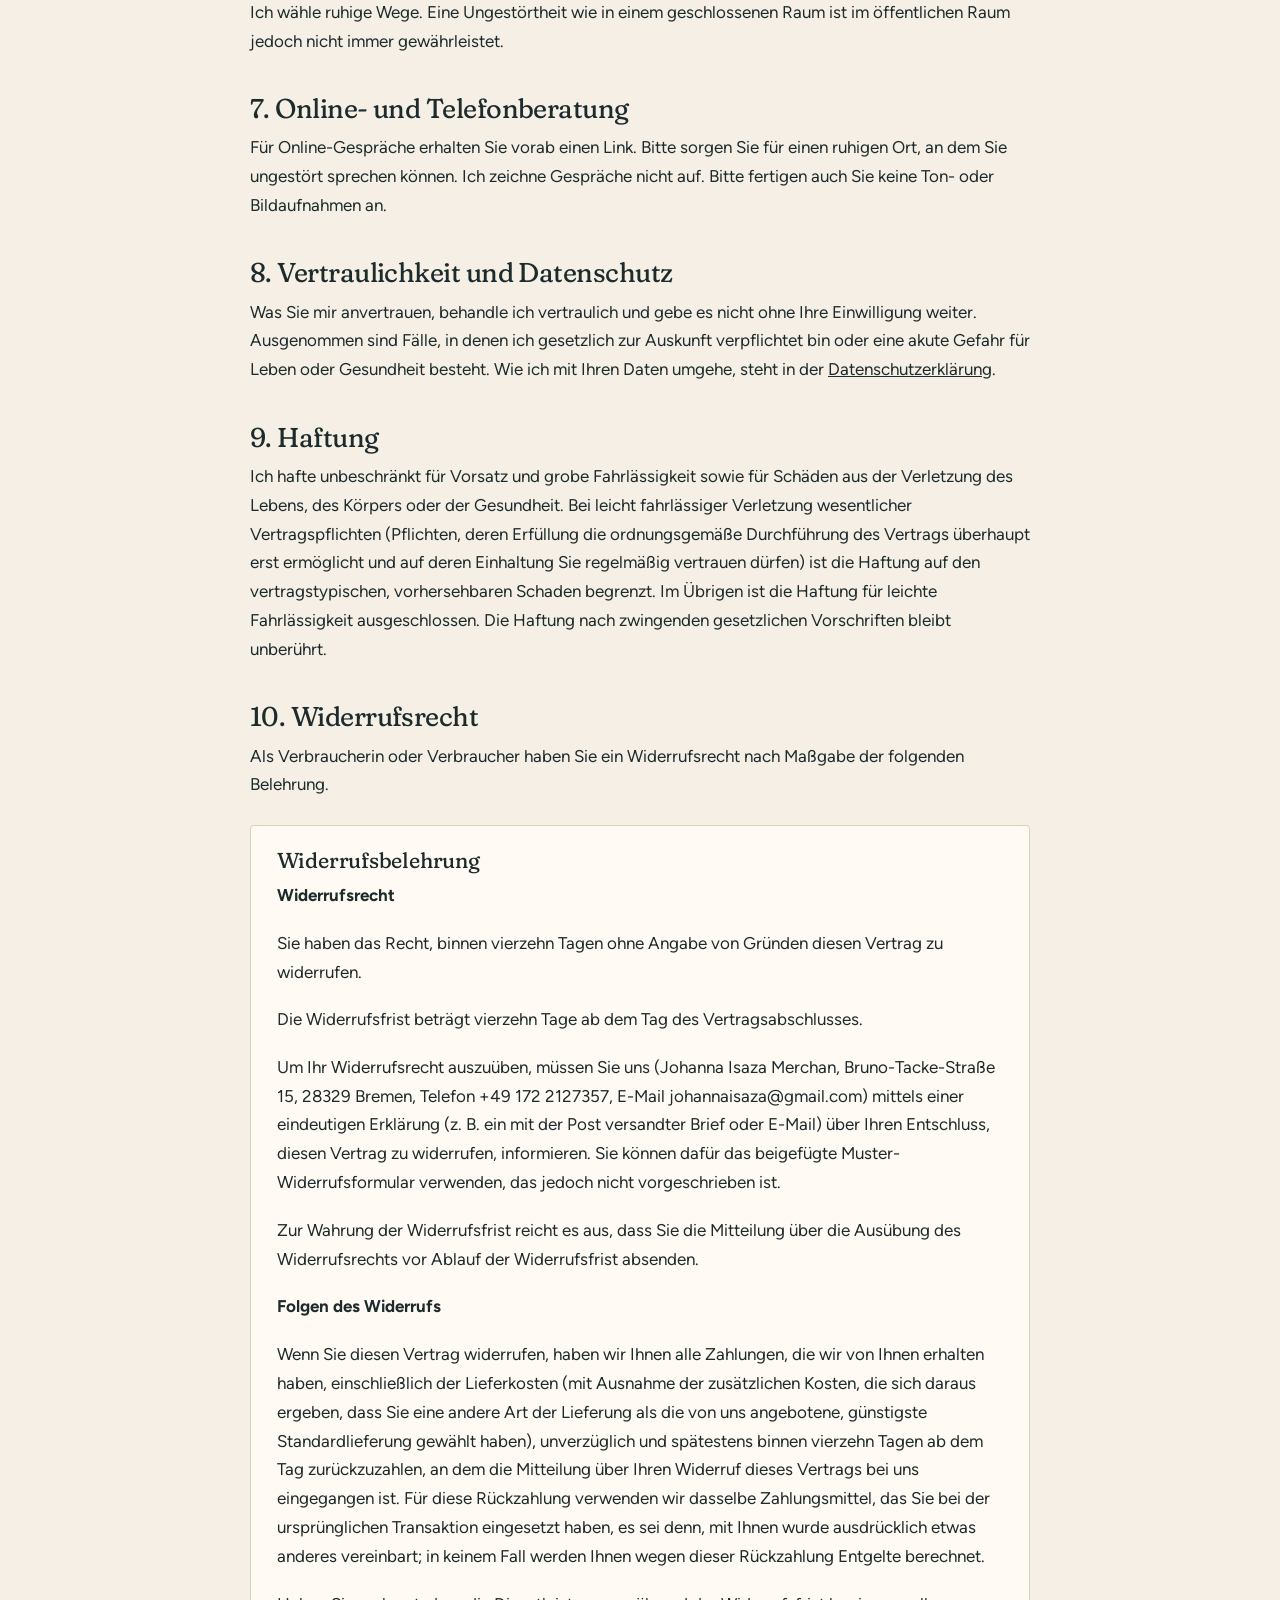
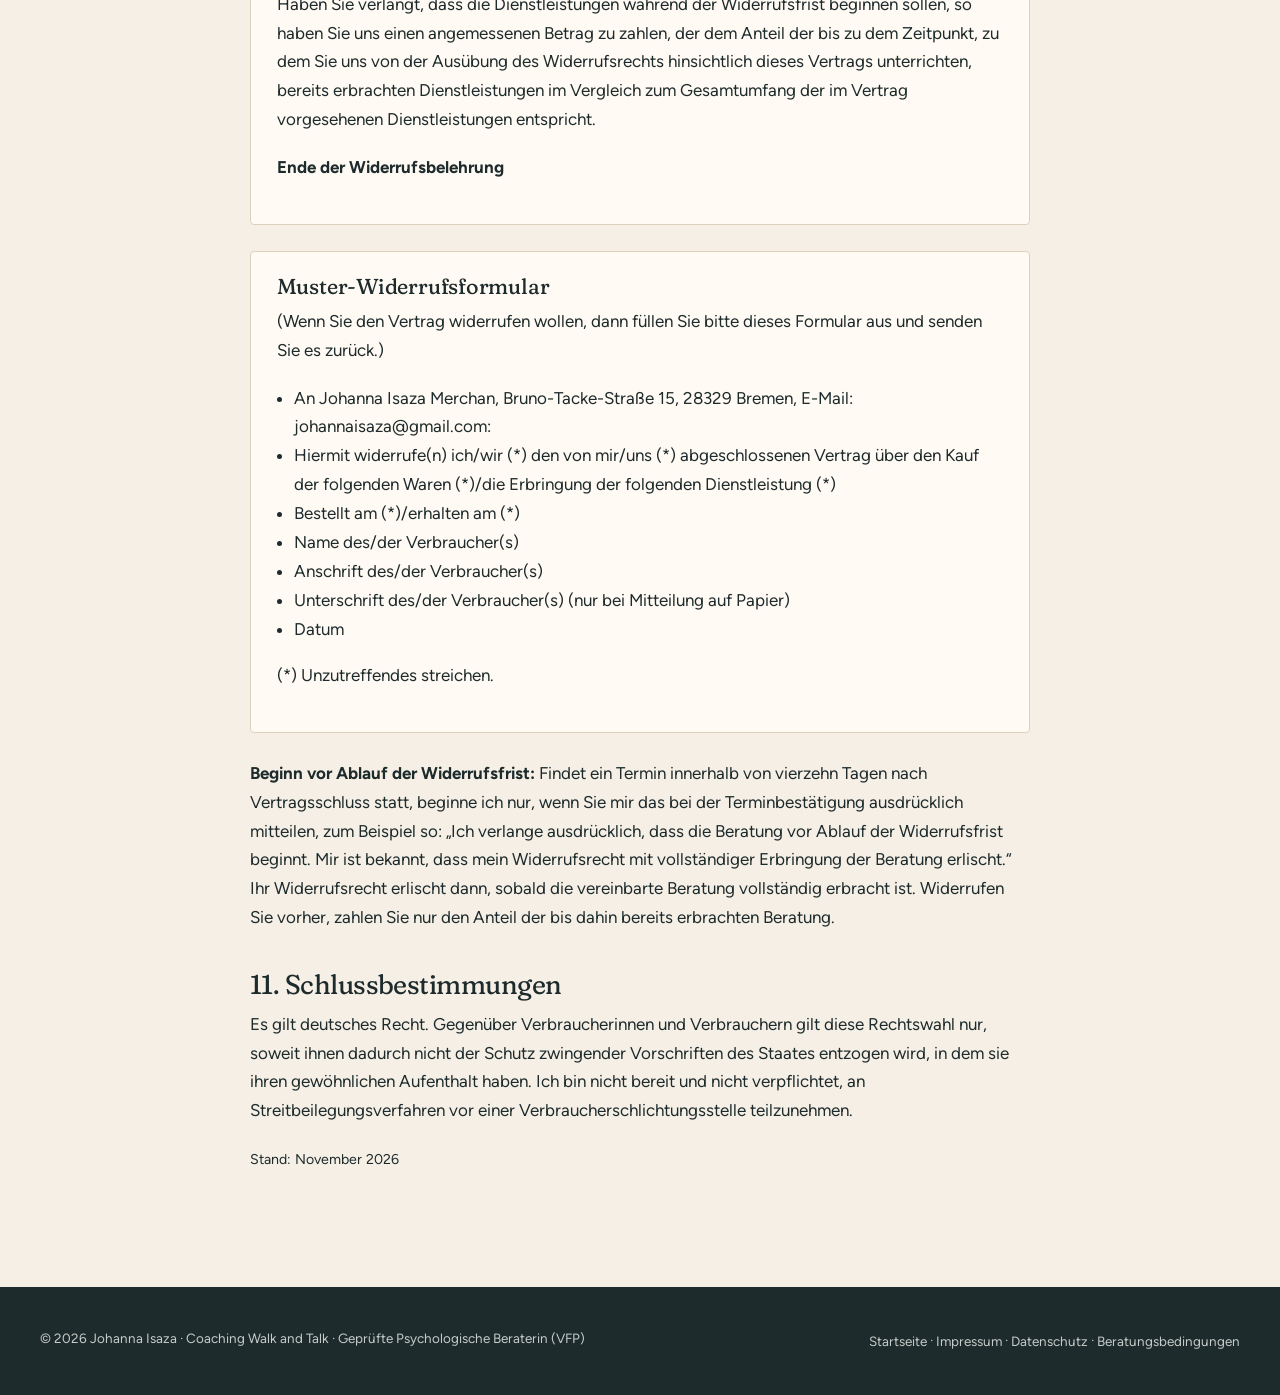
<file: beratungsbedingungen.html>
<!doctype html>
<html lang="de">
<head>
  <meta charset="utf-8">
  <meta name="viewport" content="width=device-width, initial-scale=1">
  <title>Beratungsbedingungen – Coaching Walk and Talk</title>
  <meta name="robots" content="noindex">
  <meta name="theme-color" content="#1f4a4c">
  <link rel="stylesheet" href="assets/css/style.css">
</head>
<body>
  <header class="site-header scrolled">
    <nav class="wrap nav" aria-label="Hauptnavigation">
      <a class="wordmark" href="index.html"><b>Coaching Walk and Talk</b><span>Johanna Isaza · Psychologische Beratung</span></a>
      <a href="index.html" class="btn btn-outline" style="min-height:44px;padding:.6rem 1.1rem;font-size:.9rem">← Startseite</a>
    </nav>
  </header>

  <main class="legal">
    <div class="wrap">
      <h1>Beratungs&shy;bedingungen</h1>
      <h2>1. Geltungsbereich</h2>
      <p>
        Diese Bedingungen gelten für alle Beratungsverträge zwischen Johanna Isaza Merchan (Coaching Walk and Talk),
        Bruno-Tacke-Straße 15, 28329 Bremen, und ihren Klientinnen und Klienten.
      </p>

      <h2>2. Leistungen</h2>
      <p>
        Ich biete psychologische Beratung online per Video, telefonisch und als Beratung in Bewegung bei
        gemeinsamen Spaziergängen in Bremen an.
      </p>
      <p>
        Psychologische Beratung ist keine Psychotherapie und keine Ausübung der Heilkunde. Ich stelle keine
        Diagnosen und behandle keine Krankheiten. Die Beratung ersetzt keine ärztliche oder psychotherapeutische
        Untersuchung oder Behandlung. Ein bestimmter Erfolg der Beratung ist nicht geschuldet. Befinden Sie sich
        in ärztlicher oder psychotherapeutischer Behandlung, stimmen Sie eine begleitende Beratung bitte mit Ihrer
        Ärztin, Ihrem Arzt oder Ihrer Psychotherapeutin bzw. Ihrem Psychotherapeuten ab.
      </p>

      <h2>3. Vertragsschluss</h2>
      <p>
        Ich sende Ihnen jeden Terminvorschlag per E-Mail, zusammen mit diesen Beratungsbedingungen, der
        Widerrufsbelehrung und dem Muster-Widerrufsformular (im Text der E-Mail oder als PDF-Anhang). Der Vertrag
        kommt zustande, wenn Sie den Termin per E-Mail bestätigen. Absprachen am Telefon sind bis dahin unverbindlich.
        Es gibt keine Mindestanzahl an Terminen; jeder Termin wird einzeln vereinbart.
      </p>

      <h2>4. Honorar und Zahlung</h2>
      <p>
        Es gelten die auf meiner Website angegebenen Preise zum Zeitpunkt der Terminvereinbarung. Alle Preise
        sind Endpreise. Gemäß § 19 UStG wird keine Umsatzsteuer berechnet.
        Sie erhalten nach jedem Gespräch eine Rechnung. Der Betrag ist innerhalb von 14 Tagen per Überweisung
        zu zahlen. Die gesetzlichen Krankenkassen übernehmen die Kosten nicht.
      </p>

      <h2>5. Terminabsagen</h2>
      <p>
        Sie können einen vereinbarten Termin bis 24 Stunden vor Beginn kostenfrei absagen oder verschieben.
        Bei einer späteren Absage oder wenn Sie einen Termin nicht wahrnehmen, berechne ich das vereinbarte
        Honorar abzüglich ersparter Aufwendungen. Das gilt nicht, wenn ich den Termin anderweitig vergeben kann.
        Ihnen bleibt der Nachweis gestattet, dass mir kein oder ein wesentlich geringerer Schaden entstanden ist.
        Ihr gesetzliches Widerrufsrecht (Ziffer 10) bleibt unberührt.
      </p>
      <p>
        Muss ich einen Termin absagen, informiere ich Sie so früh wie möglich. Ihnen entstehen dadurch keine Kosten.
      </p>

      <h2>6. Beratung in Bewegung</h2>
      <p>
        Treffpunkt und Weg sprechen wir vorher ab. Bitte tragen Sie bequeme Schuhe und wetterfeste Kleidung.
        Haben Sie körperliche Beschwerden, klären Sie bitte vorab mit Ihrer Ärztin oder Ihrem Arzt, ob ein
        Spaziergang für Sie geeignet ist. Sie bestimmen das Tempo und können jederzeit eine Pause einlegen.
        Bei Unwetter können wir den Termin verschieben oder online bzw. telefonisch führen.
      </p>
      <p>
        Ich wähle ruhige Wege. Eine Ungestörtheit wie in einem geschlossenen Raum ist im öffentlichen Raum
        jedoch nicht immer gewährleistet.
      </p>

      <h2>7. Online- und Telefonberatung</h2>
      <p>
        Für Online-Gespräche erhalten Sie vorab einen Link. Bitte sorgen Sie für einen ruhigen Ort, an dem Sie
        ungestört sprechen können. Ich zeichne Gespräche nicht auf. Bitte fertigen auch Sie keine Ton- oder
        Bildaufnahmen an.
      </p>

      <h2>8. Vertraulichkeit und Datenschutz</h2>
      <p>
        Was Sie mir anvertrauen, behandle ich vertraulich und gebe es nicht ohne Ihre Einwilligung weiter.
        Ausgenommen sind Fälle, in denen ich gesetzlich zur Auskunft verpflichtet bin oder eine akute Gefahr
        für Leben oder Gesundheit besteht. Wie ich mit Ihren Daten umgehe, steht in der
        <a href="datenschutz.html">Datenschutzerklärung</a>.
      </p>

      <h2>9. Haftung</h2>
      <p>
        Ich hafte unbeschränkt für Vorsatz und grobe Fahrlässigkeit sowie für Schäden aus der Verletzung
        des Lebens, des Körpers oder der Gesundheit. Bei leicht fahrlässiger Verletzung wesentlicher
        Vertragspflichten (Pflichten, deren Erfüllung die ordnungsgemäße Durchführung des Vertrags überhaupt erst
        ermöglicht und auf deren Einhaltung Sie regelmäßig vertrauen dürfen) ist die Haftung auf den
        vertragstypischen, vorhersehbaren Schaden begrenzt. Im Übrigen ist die Haftung für leichte Fahrlässigkeit
        ausgeschlossen. Die Haftung nach zwingenden gesetzlichen Vorschriften bleibt unberührt.
      </p>

      <h2>10. Widerrufsrecht</h2>
      <p>Als Verbraucherin oder Verbraucher haben Sie ein Widerrufsrecht nach Maßgabe der folgenden Belehrung.</p>

      <div class="box">
        <h3>Widerrufsbelehrung</h3>
        <p><b>Widerrufsrecht</b></p>
        <p>Sie haben das Recht, binnen vierzehn Tagen ohne Angabe von Gründen diesen Vertrag zu widerrufen.</p>
        <p>Die Widerrufsfrist beträgt vierzehn Tage ab dem Tag des Vertragsabschlusses.</p>
        <p>
          Um Ihr Widerrufsrecht auszuüben, müssen Sie uns (Johanna Isaza Merchan, Bruno-Tacke-Straße 15,
          28329 Bremen, Telefon +49 172 2127357, E-Mail johannaisaza@gmail.com) mittels einer eindeutigen
          Erklärung (z. B. ein mit der Post versandter Brief oder E-Mail) über Ihren Entschluss, diesen Vertrag
          zu widerrufen, informieren. Sie können dafür das beigefügte Muster-Widerrufsformular verwenden, das
          jedoch nicht vorgeschrieben ist.
        </p>
        <p>
          Zur Wahrung der Widerrufsfrist reicht es aus, dass Sie die Mitteilung über die Ausübung des
          Widerrufsrechts vor Ablauf der Widerrufsfrist absenden.
        </p>
        <p><b>Folgen des Widerrufs</b></p>
        <p>
          Wenn Sie diesen Vertrag widerrufen, haben wir Ihnen alle Zahlungen, die wir von Ihnen erhalten haben,
          einschließlich der Lieferkosten (mit Ausnahme der zusätzlichen Kosten, die sich daraus ergeben, dass Sie
          eine andere Art der Lieferung als die von uns angebotene, günstigste Standardlieferung gewählt haben),
          unverzüglich und spätestens binnen vierzehn Tagen ab dem Tag zurückzuzahlen, an dem die Mitteilung über
          Ihren Widerruf dieses Vertrags bei uns eingegangen ist. Für diese Rückzahlung verwenden wir dasselbe
          Zahlungsmittel, das Sie bei der ursprünglichen Transaktion eingesetzt haben, es sei denn, mit Ihnen wurde
          ausdrücklich etwas anderes vereinbart; in keinem Fall werden Ihnen wegen dieser Rückzahlung Entgelte berechnet.
        </p>
        <p>
          Haben Sie verlangt, dass die Dienstleistungen während der Widerrufsfrist beginnen sollen, so haben Sie
          uns einen angemessenen Betrag zu zahlen, der dem Anteil der bis zu dem Zeitpunkt, zu dem Sie uns von der
          Ausübung des Widerrufsrechts hinsichtlich dieses Vertrags unterrichten, bereits erbrachten Dienstleistungen
          im Vergleich zum Gesamtumfang der im Vertrag vorgesehenen Dienstleistungen entspricht.
        </p>
        <p><b>Ende der Widerrufsbelehrung</b></p>
      </div>

      <div class="box">
        <h3>Muster-Widerrufsformular</h3>
        <p>(Wenn Sie den Vertrag widerrufen wollen, dann füllen Sie bitte dieses Formular aus und senden Sie es zurück.)</p>
        <ul>
          <li>An Johanna Isaza Merchan, Bruno-Tacke-Straße 15, 28329 Bremen, E-Mail: johannaisaza@gmail.com:</li>
          <li>Hiermit widerrufe(n) ich/wir (*) den von mir/uns (*) abgeschlossenen Vertrag über den Kauf der folgenden Waren (*)/die Erbringung der folgenden Dienstleistung (*)</li>
          <li>Bestellt am (*)/erhalten am (*)</li>
          <li>Name des/der Verbraucher(s)</li>
          <li>Anschrift des/der Verbraucher(s)</li>
          <li>Unterschrift des/der Verbraucher(s) (nur bei Mitteilung auf Papier)</li>
          <li>Datum</li>
        </ul>
        <p>(*) Unzutreffendes streichen.</p>
      </div>

      <p>
        <b>Beginn vor Ablauf der Widerrufsfrist:</b> Findet ein Termin innerhalb von vierzehn Tagen nach
        Vertragsschluss statt, beginne ich nur, wenn Sie mir das bei der Terminbestätigung ausdrücklich mitteilen,
        zum Beispiel so: „Ich verlange ausdrücklich, dass die Beratung vor Ablauf der Widerrufsfrist beginnt. Mir ist
        bekannt, dass mein Widerrufsrecht mit vollständiger Erbringung der Beratung erlischt.“ Ihr Widerrufsrecht
        erlischt dann, sobald die vereinbarte Beratung vollständig erbracht ist. Widerrufen Sie vorher, zahlen Sie
        nur den Anteil der bis dahin bereits erbrachten Beratung.
      </p>

      <h2>11. Schlussbestimmungen</h2>
      <p>
        Es gilt deutsches Recht. Gegenüber Verbraucherinnen und Verbrauchern gilt diese Rechtswahl nur, soweit
        ihnen dadurch nicht der Schutz zwingender Vorschriften des Staates entzogen wird, in dem sie ihren
        gewöhnlichen Aufenthalt haben. Ich bin nicht bereit und nicht verpflichtet, an Streitbeilegungsverfahren
        vor einer Verbraucherschlichtungsstelle teilzunehmen.
      </p>

      <p><small>Stand: November 2026</small></p>
    </div>
  </main>

  <footer class="site-footer" style="padding:2.5rem 0">
    <div class="wrap footer-bottom" style="border:0;padding:0">
      <span>© 2026 Johanna Isaza · Coaching Walk and Talk · Geprüfte Psychologische Beraterin (VFP)</span>
      <span><a href="index.html">Startseite</a> · <a href="impressum.html">Impressum</a> · <a href="datenschutz.html">Datenschutz</a> · <a href="beratungsbedingungen.html">Beratungsbedingungen</a></span>
    </div>
  </footer>
</body>
</html>
</file>
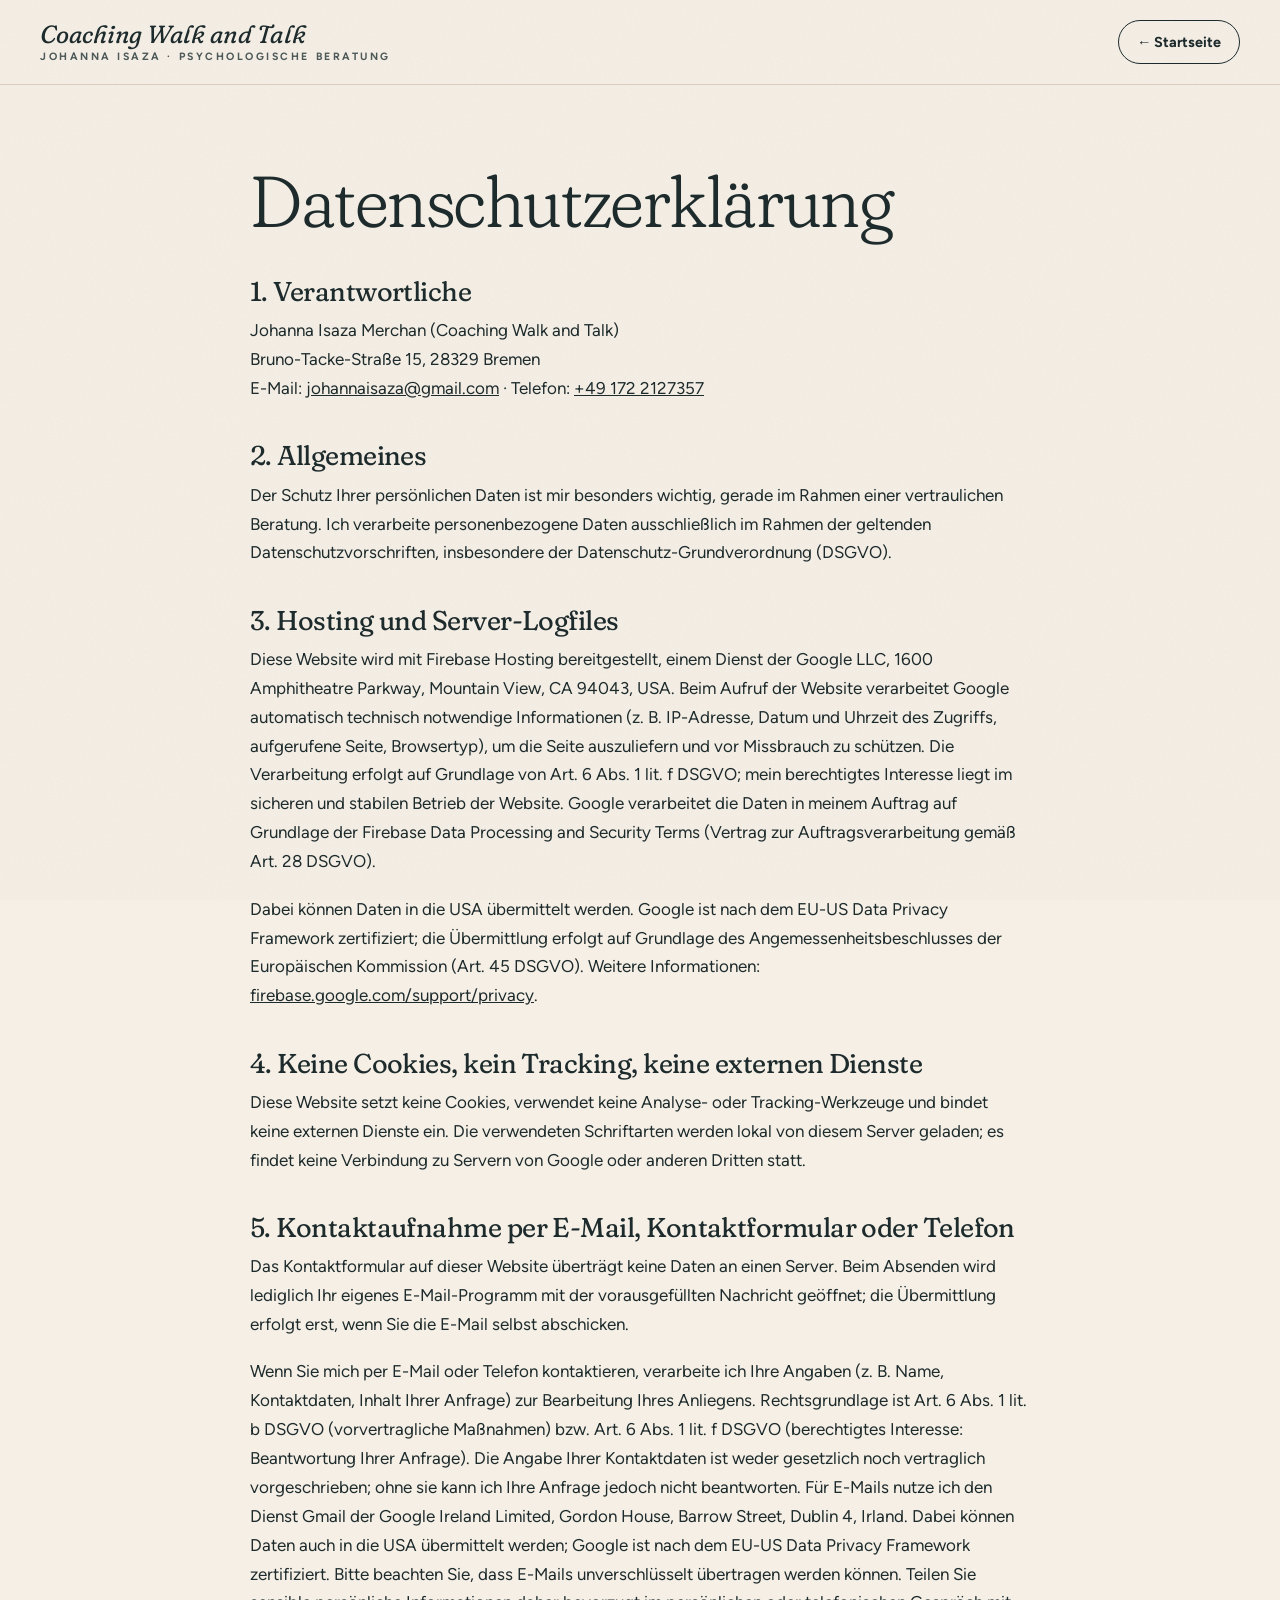
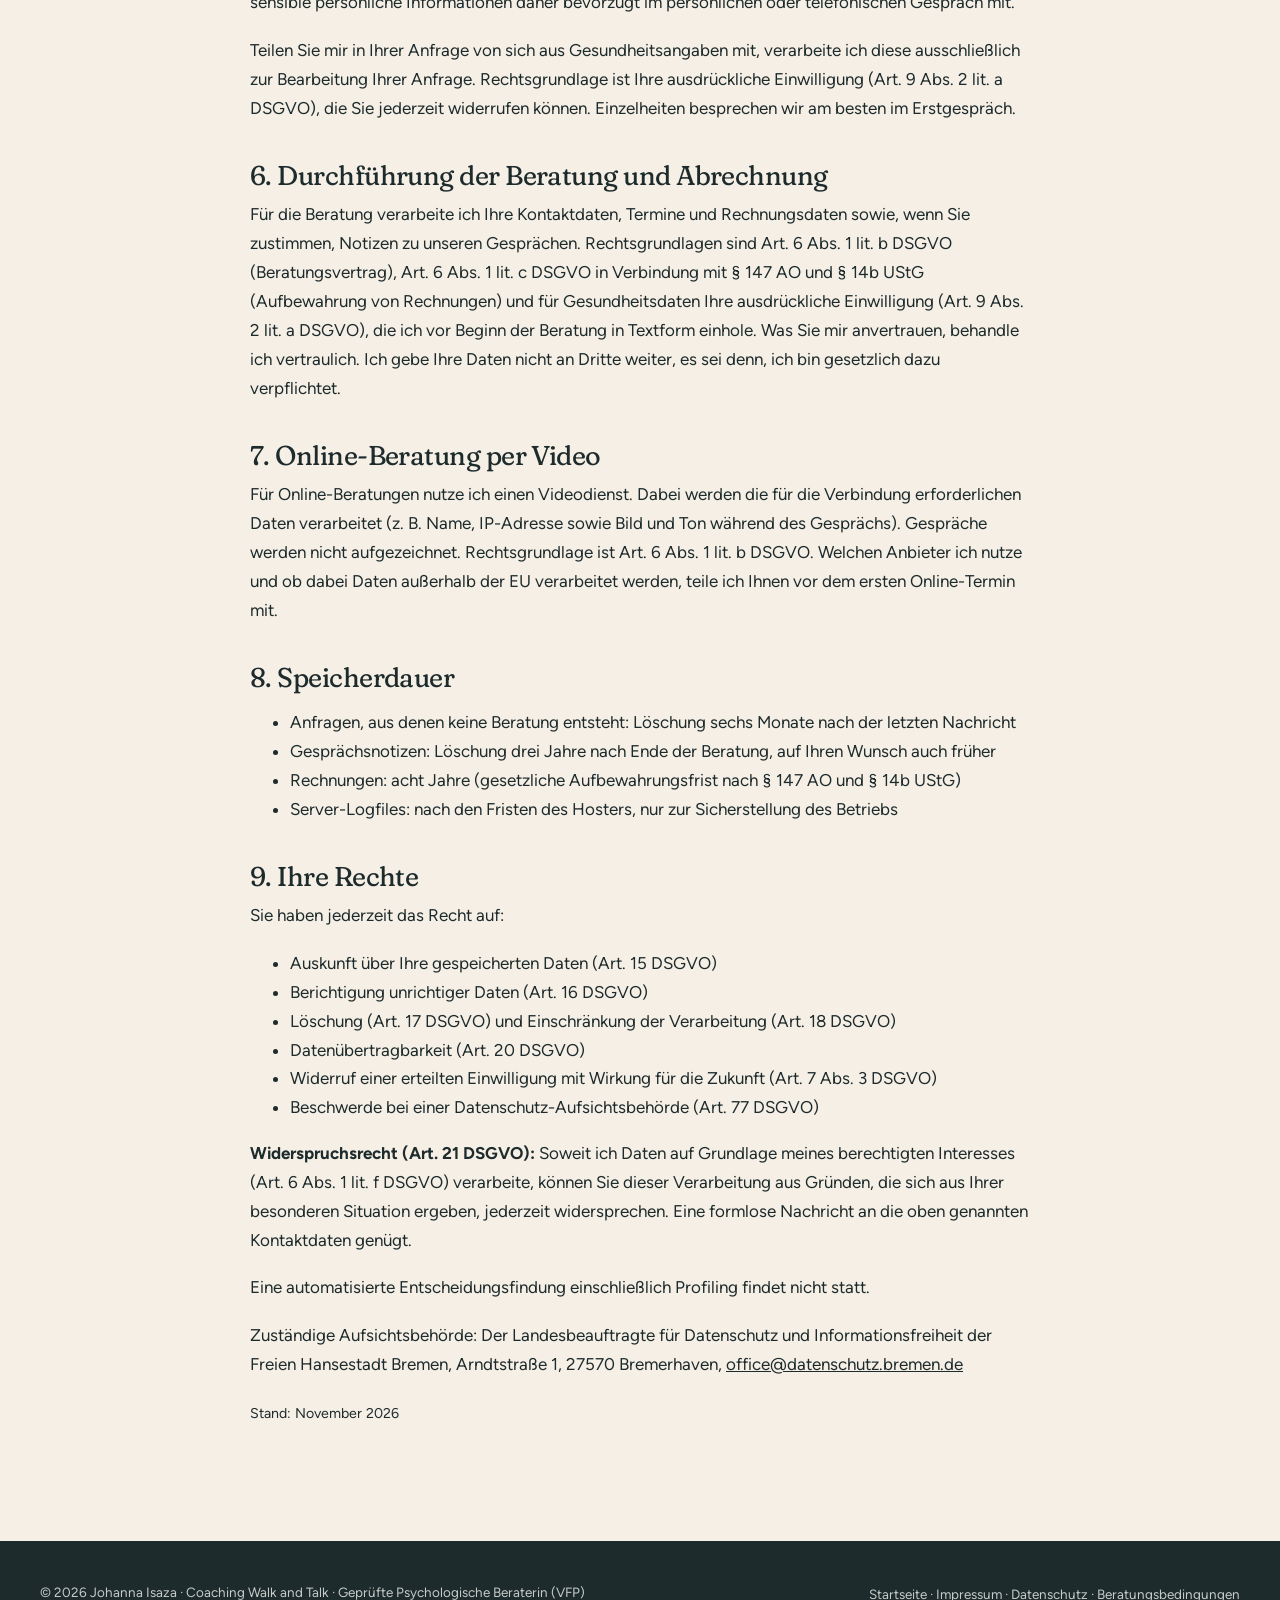
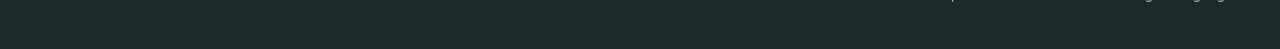
<file: datenschutz.html>
<!doctype html>
<html lang="de">
<head>
  <meta charset="utf-8">
  <meta name="viewport" content="width=device-width, initial-scale=1">
  <title>Datenschutz – Coaching Walk and Talk</title>
  <meta name="robots" content="noindex">
  <meta name="theme-color" content="#1f4a4c">
  <link rel="stylesheet" href="assets/css/style.css">
</head>
<body>
  <header class="site-header scrolled">
    <nav class="wrap nav" aria-label="Hauptnavigation">
      <a class="wordmark" href="index.html"><b>Coaching Walk and Talk</b><span>Johanna Isaza · Psychologische Beratung</span></a>
      <a href="index.html" class="btn btn-outline" style="min-height:44px;padding:.6rem 1.1rem;font-size:.9rem">← Startseite</a>
    </nav>
  </header>

  <main class="legal">
    <div class="wrap">
      <h1>Datenschutzerklärung</h1>

      <h2>1. Verantwortliche</h2>
      <p>
        Johanna Isaza Merchan (Coaching Walk and Talk)<br>
        Bruno-Tacke-Straße 15, 28329 Bremen<br>
        E-Mail: <a href="mailto:johannaisaza@gmail.com">johannaisaza@gmail.com</a> · Telefon: <a href="tel:+491722127357">+49 172 2127357</a>
      </p>

      <h2>2. Allgemeines</h2>
      <p>
        Der Schutz Ihrer persönlichen Daten ist mir besonders wichtig, gerade im Rahmen einer
        vertraulichen Beratung. Ich verarbeite personenbezogene Daten ausschließlich im Rahmen der
        geltenden Datenschutzvorschriften, insbesondere der Datenschutz-Grundverordnung (DSGVO).
      </p>

      <h2>3. Hosting und Server-Logfiles</h2>
      <p>
        Diese Website wird mit Firebase Hosting bereitgestellt, einem Dienst der Google LLC, 1600 Amphitheatre
        Parkway, Mountain View, CA 94043, USA. Beim Aufruf der Website verarbeitet Google automatisch technisch
        notwendige Informationen (z. B. IP-Adresse, Datum und Uhrzeit des Zugriffs, aufgerufene Seite,
        Browsertyp), um die Seite auszuliefern und vor Missbrauch zu schützen. Die Verarbeitung erfolgt auf
        Grundlage von Art. 6 Abs. 1 lit. f DSGVO; mein berechtigtes Interesse liegt im sicheren und stabilen
        Betrieb der Website. Google verarbeitet die Daten in meinem Auftrag auf Grundlage der Firebase Data
        Processing and Security Terms (Vertrag zur Auftragsverarbeitung gemäß Art. 28 DSGVO).
      </p>
      <p>
        Dabei können Daten in die USA übermittelt werden. Google ist nach dem EU-US Data Privacy Framework
        zertifiziert; die Übermittlung erfolgt auf Grundlage des Angemessenheitsbeschlusses der
        Europäischen Kommission (Art. 45 DSGVO). Weitere Informationen:
        <a href="https://firebase.google.com/support/privacy">firebase.google.com/support/privacy</a>.
      </p>

      <h2>4. Keine Cookies, kein Tracking, keine externen Dienste</h2>
      <p>
        Diese Website setzt keine Cookies, verwendet keine Analyse- oder Tracking-Werkzeuge und
        bindet keine externen Dienste ein. Die verwendeten Schriftarten werden lokal von diesem
        Server geladen; es findet keine Verbindung zu Servern von Google oder anderen Dritten statt.
      </p>

      <h2>5. Kontaktaufnahme per E-Mail, Kontaktformular oder Telefon</h2>
      <p>
        Das Kontaktformular auf dieser Website überträgt keine Daten an einen Server. Beim Absenden wird
        lediglich Ihr eigenes E-Mail-Programm mit der vorausgefüllten Nachricht geöffnet; die Übermittlung
        erfolgt erst, wenn Sie die E-Mail selbst abschicken.
      </p>
      <p>
        Wenn Sie mich per E-Mail oder Telefon kontaktieren, verarbeite ich Ihre Angaben (z. B. Name,
        Kontaktdaten, Inhalt Ihrer Anfrage) zur Bearbeitung Ihres Anliegens. Rechtsgrundlage ist
        Art. 6 Abs. 1 lit. b DSGVO (vorvertragliche Maßnahmen) bzw. Art. 6 Abs. 1 lit. f DSGVO (berechtigtes Interesse:
        Beantwortung Ihrer Anfrage). Die Angabe Ihrer Kontaktdaten ist weder gesetzlich noch vertraglich
        vorgeschrieben; ohne sie kann ich Ihre Anfrage jedoch nicht beantworten.
        Für E-Mails nutze ich den Dienst Gmail der Google Ireland Limited, Gordon House, Barrow Street,
        Dublin 4, Irland. Dabei können Daten auch in die USA übermittelt werden; Google ist nach dem
        EU-US Data Privacy Framework zertifiziert.
        Bitte beachten Sie, dass E-Mails unverschlüsselt übertragen werden können. Teilen Sie
        sensible persönliche Informationen daher bevorzugt im persönlichen oder telefonischen Gespräch mit.
      </p>
      <p>
        Teilen Sie mir in Ihrer Anfrage von sich aus Gesundheitsangaben mit, verarbeite ich diese ausschließlich
        zur Bearbeitung Ihrer Anfrage. Rechtsgrundlage ist Ihre ausdrückliche Einwilligung (Art. 9 Abs. 2 lit. a
        DSGVO), die Sie jederzeit widerrufen können. Einzelheiten besprechen wir am besten im Erstgespräch.
      </p>

      <h2>6. Durchführung der Beratung und Abrechnung</h2>
      <p>
        Für die Beratung verarbeite ich Ihre Kontaktdaten, Termine und Rechnungsdaten sowie, wenn Sie zustimmen,
        Notizen zu unseren Gesprächen. Rechtsgrundlagen sind Art. 6 Abs. 1 lit. b DSGVO (Beratungsvertrag),
        Art. 6 Abs. 1 lit. c DSGVO in Verbindung mit § 147 AO und § 14b UStG (Aufbewahrung von Rechnungen) und
        für Gesundheitsdaten Ihre ausdrückliche Einwilligung (Art. 9 Abs. 2 lit. a DSGVO), die ich vor Beginn der
        Beratung in Textform einhole. Was Sie mir anvertrauen, behandle ich vertraulich. Ich gebe Ihre Daten nicht
        an Dritte weiter, es sei denn, ich bin gesetzlich dazu verpflichtet.
      </p>

      <h2>7. Online-Beratung per Video</h2>
      <p>
        Für Online-Beratungen nutze ich einen Videodienst. Dabei werden die für die Verbindung erforderlichen
        Daten verarbeitet (z. B. Name, IP-Adresse sowie Bild und Ton während des Gesprächs). Gespräche werden
        nicht aufgezeichnet. Rechtsgrundlage ist Art. 6 Abs. 1 lit. b DSGVO. Welchen Anbieter ich nutze und ob
        dabei Daten außerhalb der EU verarbeitet werden, teile ich Ihnen vor dem ersten Online-Termin mit.
      </p>

      <h2>8. Speicherdauer</h2>
      <ul>
        <li>Anfragen, aus denen keine Beratung entsteht: Löschung sechs Monate nach der letzten Nachricht</li>
        <li>Gesprächsnotizen: Löschung drei Jahre nach Ende der Beratung, auf Ihren Wunsch auch früher</li>
        <li>Rechnungen: acht Jahre (gesetzliche Aufbewahrungsfrist nach § 147 AO und § 14b UStG)</li>
        <li>Server-Logfiles: nach den Fristen des Hosters, nur zur Sicherstellung des Betriebs</li>
      </ul>

      <h2>9. Ihre Rechte</h2>
      <p>Sie haben jederzeit das Recht auf:</p>
      <ul>
        <li>Auskunft über Ihre gespeicherten Daten (Art. 15 DSGVO)</li>
        <li>Berichtigung unrichtiger Daten (Art. 16 DSGVO)</li>
        <li>Löschung (Art. 17 DSGVO) und Einschränkung der Verarbeitung (Art. 18 DSGVO)</li>
        <li>Datenübertragbarkeit (Art. 20 DSGVO)</li>
        <li>Widerruf einer erteilten Einwilligung mit Wirkung für die Zukunft (Art. 7 Abs. 3 DSGVO)</li>
        <li>Beschwerde bei einer Datenschutz-Aufsichtsbehörde (Art. 77 DSGVO)</li>
      </ul>
      <p>
        <b>Widerspruchsrecht (Art. 21 DSGVO):</b> Soweit ich Daten auf Grundlage meines berechtigten Interesses
        (Art. 6 Abs. 1 lit. f DSGVO) verarbeite, können Sie dieser Verarbeitung aus Gründen, die sich aus Ihrer
        besonderen Situation ergeben, jederzeit widersprechen. Eine formlose Nachricht an die oben genannten
        Kontaktdaten genügt.
      </p>
      <p>Eine automatisierte Entscheidungsfindung einschließlich Profiling findet nicht statt.</p>
      <p>Zuständige Aufsichtsbehörde: Der Landesbeauftragte für Datenschutz und Informationsfreiheit der Freien Hansestadt Bremen, Arndtstraße 1, 27570 Bremerhaven, <a href="mailto:office@datenschutz.bremen.de">office@datenschutz.bremen.de</a></p>

      <p><small>Stand: November 2026</small></p>
    </div>
  </main>

  <footer class="site-footer" style="padding:2.5rem 0">
    <div class="wrap footer-bottom" style="border:0;padding:0">
      <span>© 2026 Johanna Isaza · Coaching Walk and Talk · Geprüfte Psychologische Beraterin (VFP)</span>
      <span><a href="index.html">Startseite</a> · <a href="impressum.html">Impressum</a> · <a href="datenschutz.html">Datenschutz</a> · <a href="beratungsbedingungen.html">Beratungsbedingungen</a></span>
    </div>
  </footer>
</body>
</html>
</file>
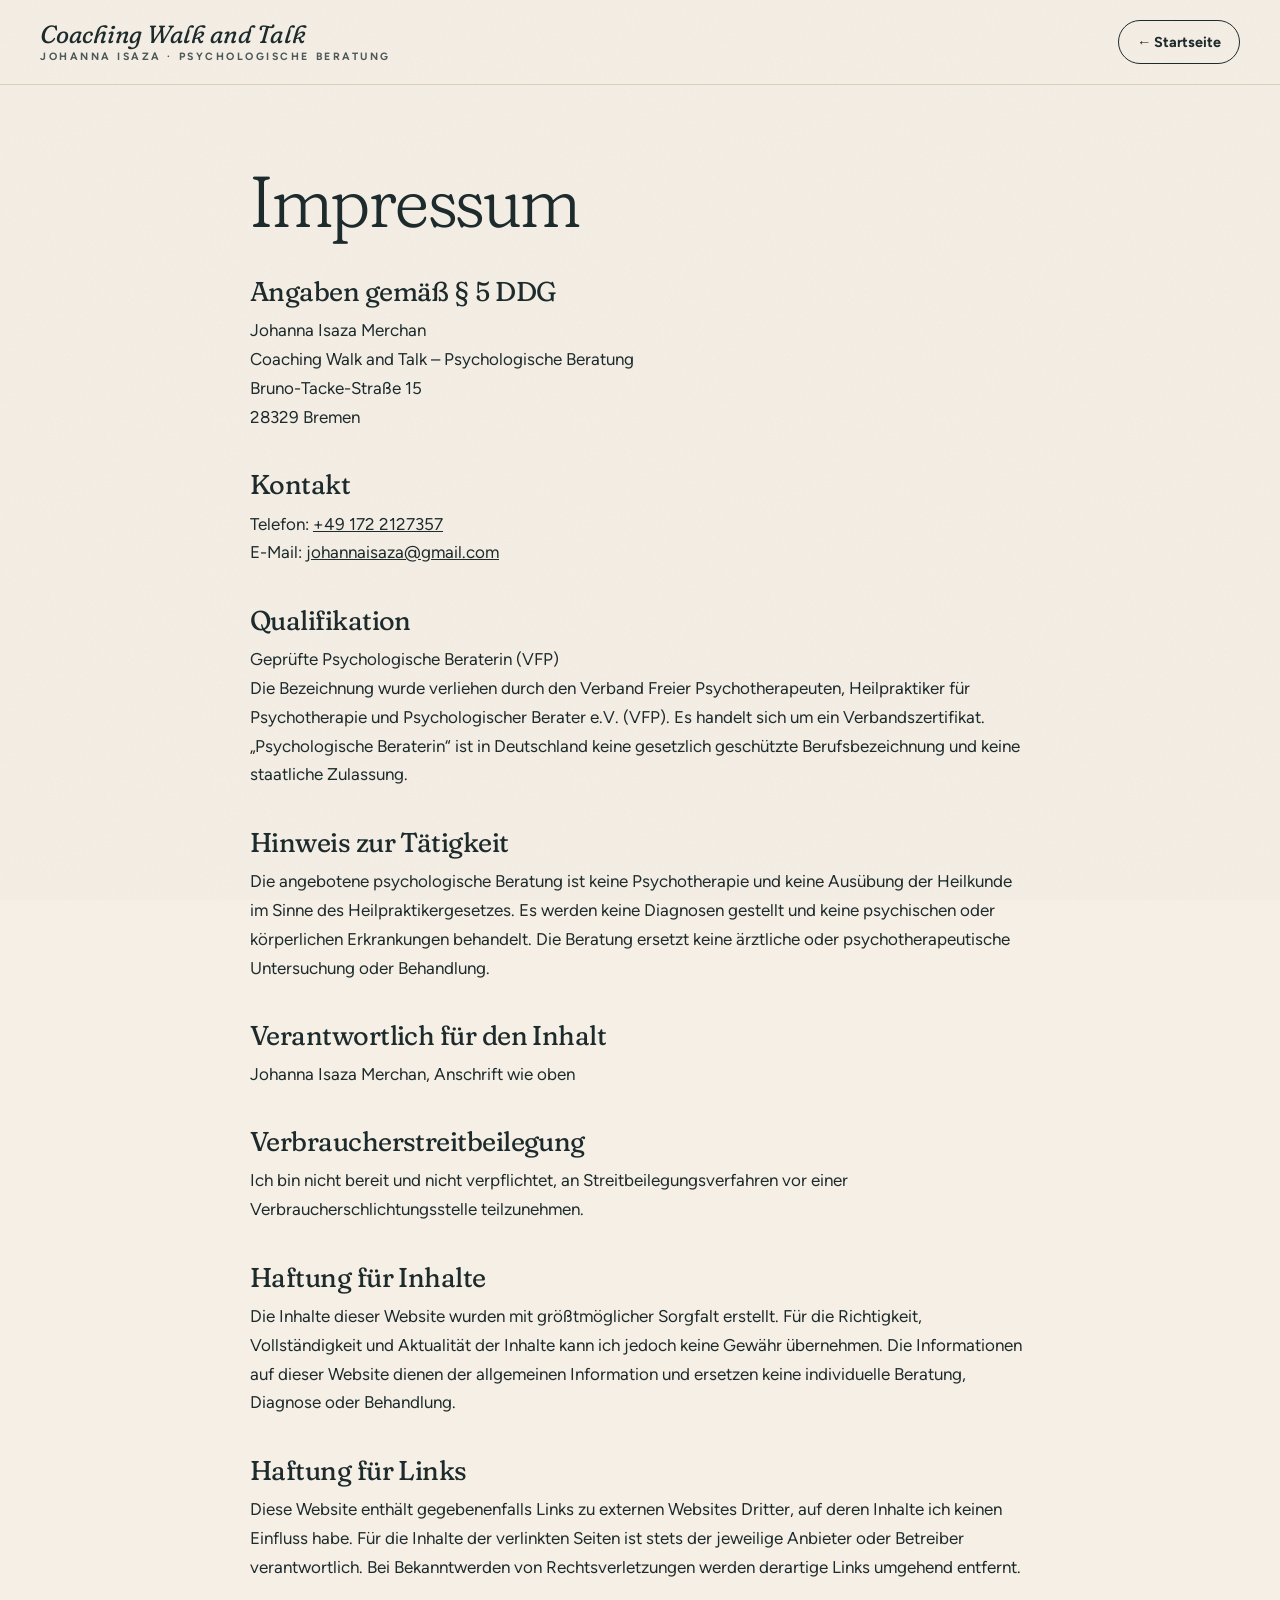
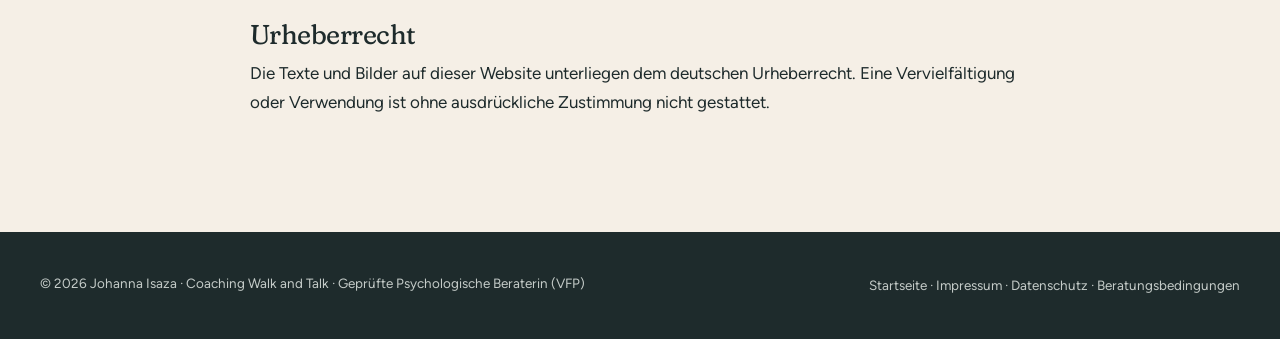
<file: impressum.html>
<!doctype html>
<html lang="de">
<head>
  <meta charset="utf-8">
  <meta name="viewport" content="width=device-width, initial-scale=1">
  <title>Impressum – Coaching Walk and Talk</title>
  <meta name="robots" content="noindex">
  <meta name="theme-color" content="#1f4a4c">
  <link rel="stylesheet" href="assets/css/style.css">
</head>
<body>
  <header class="site-header scrolled">
    <nav class="wrap nav" aria-label="Hauptnavigation">
      <a class="wordmark" href="index.html"><b>Coaching Walk and Talk</b><span>Johanna Isaza · Psychologische Beratung</span></a>
      <a href="index.html" class="btn btn-outline" style="min-height:44px;padding:.6rem 1.1rem;font-size:.9rem">← Startseite</a>
    </nav>
  </header>

  <main class="legal">
    <div class="wrap">
      <h1>Impressum</h1>

      <h2>Angaben gemäß § 5 DDG</h2>
      <p>
        Johanna Isaza Merchan<br>
        Coaching Walk and Talk – Psychologische Beratung<br>
        Bruno-Tacke-Straße 15<br>
        28329 Bremen
      </p>

      <h2>Kontakt</h2>
      <p>
        Telefon: <a href="tel:+491722127357">+49 172 2127357</a><br>
        E-Mail: <a href="mailto:johannaisaza@gmail.com">johannaisaza@gmail.com</a>
      </p>

      <h2>Qualifikation</h2>
      <p>
        Geprüfte Psychologische Beraterin (VFP)<br>
        Die Bezeichnung wurde verliehen durch den Verband Freier Psychotherapeuten,
        Heilpraktiker für Psychotherapie und Psychologischer Berater e.V. (VFP).
        Es handelt sich um ein Verbandszertifikat. „Psychologische Beraterin“ ist in Deutschland
        keine gesetzlich geschützte Berufsbezeichnung und keine staatliche Zulassung.
      </p>

      <h2>Hinweis zur Tätigkeit</h2>
      <p>
        Die angebotene psychologische Beratung ist keine Psychotherapie und keine Ausübung der Heilkunde
        im Sinne des Heilpraktikergesetzes. Es werden keine Diagnosen gestellt und keine psychischen
        oder körperlichen Erkrankungen behandelt. Die Beratung ersetzt keine ärztliche oder
        psychotherapeutische Untersuchung oder Behandlung.
      </p>

      <h2>Verantwortlich für den Inhalt</h2>
      <p>Johanna Isaza Merchan, Anschrift wie oben</p>

      <h2>Verbraucherstreitbeilegung</h2>
      <p>
        Ich bin nicht bereit und nicht verpflichtet, an Streitbeilegungsverfahren vor einer
        Verbraucherschlichtungsstelle teilzunehmen.
      </p>

      <h2>Haftung für Inhalte</h2>
      <p>
        Die Inhalte dieser Website wurden mit größtmöglicher Sorgfalt erstellt. Für die Richtigkeit,
        Vollständigkeit und Aktualität der Inhalte kann ich jedoch keine Gewähr übernehmen.
        Die Informationen auf dieser Website dienen der allgemeinen Information und ersetzen keine
        individuelle Beratung, Diagnose oder Behandlung.
      </p>

      <h2>Haftung für Links</h2>
      <p>
        Diese Website enthält gegebenenfalls Links zu externen Websites Dritter, auf deren Inhalte
        ich keinen Einfluss habe. Für die Inhalte der verlinkten Seiten ist stets der jeweilige
        Anbieter oder Betreiber verantwortlich. Bei Bekanntwerden von Rechtsverletzungen werden
        derartige Links umgehend entfernt.
      </p>

      <h2>Urheberrecht</h2>
      <p>
        Die Texte und Bilder auf dieser Website unterliegen dem deutschen Urheberrecht.
        Eine Vervielfältigung oder Verwendung ist ohne ausdrückliche Zustimmung nicht gestattet.
      </p>
    </div>
  </main>

  <footer class="site-footer" style="padding:2.5rem 0">
    <div class="wrap footer-bottom" style="border:0;padding:0">
      <span>© 2026 Johanna Isaza · Coaching Walk and Talk · Geprüfte Psychologische Beraterin (VFP)</span>
      <span><a href="index.html">Startseite</a> · <a href="impressum.html">Impressum</a> · <a href="datenschutz.html">Datenschutz</a> · <a href="beratungsbedingungen.html">Beratungsbedingungen</a></span>
    </div>
  </footer>
</body>
</html>
</file>
<file: assets/css/style.css>
/* ==========================================================
   Johanna Isaza Merchan – Psychologische Beratung
   Concept: "Der Weg" – see DESIGN.md
   Fonts are self-hosted (no requests to Google → DSGVO-friendly)
   ========================================================== */

@font-face { font-family: "Fraunces"; font-style: normal; font-weight: 100 900; font-display: swap;
  src: url("../fonts/fraunces-latin-full-normal.woff2") format("woff2"); }
@font-face { font-family: "Fraunces"; font-style: italic; font-weight: 100 900; font-display: swap;
  src: url("../fonts/fraunces-latin-full-italic.woff2") format("woff2"); }
@font-face { font-family: "Figtree"; font-style: normal; font-weight: 300 900; font-display: swap;
  src: url("../fonts/figtree-latin-wght-normal.woff2") format("woff2"); }

:root {
  /* palette – roles documented in DESIGN.md */
  --paper: #f5efe6;
  --paper-deep: #ede4d6;
  --sand: #ddd0bc;
  --blush: #f1d9c9;
  --ink: #1e2b2c;
  --ink-soft: #4d5a59;
  --petrol: #1f4a4c;
  --petrol-deep: #163738;
  --apricot: #e0835c;          /* accent surfaces – always with ink text */
  --apricot-light: #f2a07c;    /* accent text on petrol */
  --apricot-ink: #a24a28;      /* accent text on paper (AA contrast) */
  --on-dark: #efe7da;
  --on-dark-soft: #b9c6c2;

  --display: "Fraunces", "Iowan Old Style", Georgia, serif;
  --text: "Figtree", "Avenir Next", "Segoe UI", sans-serif;

  --max: 1240px;
  --gutter: clamp(1rem, 4vw, 2.5rem);
  --radius: 4px;
  --ease: cubic-bezier(.2, .7, .2, 1);
}

/* ---------- base ---------- */
*, *::before, *::after { box-sizing: border-box; }
html { overflow-x: clip; scroll-behavior: smooth; scroll-padding-top: 90px; -webkit-text-size-adjust: 100%; text-size-adjust: 100%; }
body {
  margin: 0; background: var(--paper); color: var(--ink);
  font-family: var(--text); font-size: 1.0625rem; line-height: 1.7; font-weight: 400;
  -webkit-font-smoothing: antialiased; overflow-x: clip;
}
/* paper grain over everything */
body::after {
  content: ""; position: fixed; inset: 0; pointer-events: none; z-index: 100; opacity: .07; mix-blend-mode: multiply;
  background-image: url("data:image/svg+xml,%3Csvg xmlns='http://www.w3.org/2000/svg' width='180' height='180'%3E%3Cfilter id='n'%3E%3CfeTurbulence type='fractalNoise' baseFrequency='.85' numOctaves='3' stitchTiles='stitch'/%3E%3C/filter%3E%3Crect width='100%25' height='100%25' filter='url(%23n)'/%3E%3C/svg%3E");
}
img { max-width: 100%; height: auto; display: block; }
a { color: inherit; }
::selection { background: var(--apricot); color: var(--ink); }
:focus-visible { outline: 2px solid var(--apricot); outline-offset: 3px; border-radius: 2px; }

h1, h2, h3 {
  font-family: var(--display); font-weight: 340; line-height: 1.04; letter-spacing: -.02em; margin: 0 0 .4em;
  font-variation-settings: "SOFT" 100, "WONK" 0; font-optical-sizing: auto;
}
h1 em, h2 em, h3 em { font-style: italic; font-weight: 300; font-variation-settings: "SOFT" 100, "WONK" 1; }
h2 { font-size: clamp(2.4rem, 5.2vw, 4.4rem); }
h3 { font-size: clamp(1.4rem, 2vw, 1.75rem); font-weight: 420; letter-spacing: -.01em; }
p { margin: 0 0 1.1em; }

.wrap { width: min(var(--max), 100% - 2 * var(--gutter)); margin-inline: auto; position: relative; z-index: 2; }
.label {
  display: inline-flex; align-items: center; gap: .7rem;
  font-size: .76rem; font-weight: 700; letter-spacing: .2em; text-transform: uppercase; color: var(--apricot-ink);
}
.label::before { content: ""; width: 7px; height: 7px; border-radius: 50%; background: currentColor; }
.label > span { line-height: 1.6; }
.dark .label { color: var(--apricot-light); }
.skip-link { position: absolute; left: -999px; top: .5rem; z-index: 200; background: var(--ink); color: var(--paper); padding: .6rem 1rem; }
.skip-link:focus { left: .5rem; }
.sr-only { position: absolute; width: 1px; height: 1px; overflow: hidden; clip: rect(0 0 0 0); white-space: nowrap; }

/* draft placeholders – remove before going live */
.ph { background: #fff0a8; color: #5c4700; padding: 0 .3em; border-radius: 3px; font-style: normal; font-family: var(--text); font-size: .92em; }
.draft-banner { background: #fff0a8; color: #5c4700; text-align: center; font-size: .8rem; padding: .4rem 1rem; position: relative; z-index: 60; }

/* ---------- buttons & links ---------- */
.btn {
  --bg: var(--apricot); --fg: var(--ink);
  display: inline-flex; align-items: center; justify-content: center; gap: .7rem; min-height: 52px;
  padding: .9rem 1.6rem; border-radius: 999px; border: 1.5px solid var(--bg);
  background: var(--bg); color: var(--fg); font: 700 1rem/1 var(--text); text-decoration: none; cursor: pointer;
  transition: transform .4s var(--ease), background .3s, color .3s, border-color .3s;
}
.btn svg { width: 18px; height: 18px; transition: transform .4s var(--ease); }
.btn:hover { transform: translateY(-2px); }
.btn:hover svg { transform: translateX(4px); }
.btn-outline { --bg: transparent; --fg: var(--ink); border-color: var(--ink); }
.btn-outline:hover { --bg: var(--ink); --fg: var(--paper); }
.dark .btn-outline { --fg: var(--on-dark); border-color: var(--on-dark-soft); }
.dark .btn-outline:hover { --bg: var(--on-dark); --fg: var(--petrol); }
.link {
  font-weight: 700; text-decoration: none; color: var(--apricot-ink);
  background: linear-gradient(currentColor, currentColor) 0 100% / 100% 1.5px no-repeat; padding-bottom: 2px;
  transition: background-size .4s var(--ease);
}
.link:hover { background-size: 0 1.5px; background-position: 100% 100%; }
.dark .link { color: var(--apricot-light); }

/* ---------- header ---------- */
.site-header { position: sticky; top: 0; z-index: 50; transition: background .3s, box-shadow .3s; }
.site-header.scrolled { background: rgba(245, 239, 230, .9); backdrop-filter: blur(12px); -webkit-backdrop-filter: blur(12px); box-shadow: 0 1px 0 var(--sand); }
.nav { display: flex; align-items: center; justify-content: space-between; gap: 1.5rem; height: 84px; }
.wordmark { text-decoration: none; display: grid; line-height: 1; }
.wordmark b { font-family: var(--display); font-weight: 400; font-style: italic; font-size: 1.55rem; letter-spacing: -.01em; font-variation-settings: "SOFT" 100, "WONK" 1; }
.wordmark span { font-size: .66rem; letter-spacing: .24em; text-transform: uppercase; font-weight: 700; color: var(--ink-soft); margin-top: .35rem; }
.menu { display: flex; align-items: center; gap: 2rem; list-style: none; margin: 0; padding: 0; }
.menu a:not(.btn) { text-decoration: none; font-weight: 600; font-size: .95rem; color: var(--ink-soft); position: relative; }
.menu a:not(.btn)::after { content: ""; position: absolute; left: 0; right: 100%; bottom: -4px; height: 1.5px; background: var(--apricot); transition: right .35s var(--ease); }
.menu a:not(.btn):hover { color: var(--ink); }
.menu a:not(.btn):hover::after { right: 0; }
.menu .btn { min-height: 44px; padding: .7rem 1.2rem; font-size: .92rem; }
.menu a, .wordmark span { white-space: nowrap; }
.menu-extra { display: none; }
.menu .menu-extra a:not(.btn) { font: inherit; color: var(--ink); text-decoration: underline; text-underline-offset: 3px; }
.menu .menu-extra a:not(.btn)::after { display: none; }
.menu-toggle { display: none; width: 46px; height: 46px; border: 1.5px solid var(--ink); border-radius: 50%; background: transparent; cursor: pointer; place-content: center; gap: 5px; position: relative; z-index: 2; }
.menu-toggle span { display: block; width: 18px; height: 1.5px; background: var(--ink); transition: transform .3s; }
.menu-toggle[aria-expanded="true"] span:first-child { transform: translateY(3.25px) rotate(45deg); }
.menu-toggle[aria-expanded="true"] span:last-child { transform: translateY(-3.25px) rotate(-45deg); }
.wordmark { position: relative; z-index: 2; }

/* ---------- the path (signature element) ---------- */
.path { position: absolute; inset: 0; width: 100%; height: 100%; z-index: 1; pointer-events: none; overflow: visible; }
.path path { fill: none; stroke: var(--apricot); stroke-width: 2; stroke-linecap: round; vector-effect: non-scaling-stroke; opacity: .6; }
main { position: relative; }

/* ---------- hero ---------- */
.hero { position: relative; overflow-x: clip; padding: clamp(2rem, 5vw, 4rem) 0 clamp(4rem, 8vw, 7rem); }
.hero-grid { display: grid; grid-template-columns: repeat(12, 1fr); gap: 0 var(--gutter); align-items: end; }
.hero-text { grid-column: 1 / span 7; position: relative; z-index: 3; padding-bottom: 2rem; }
.hero h1 { font-size: clamp(3.2rem, 8.2vw, 7.4rem); font-weight: 300; line-height: .98; letter-spacing: -.035em; margin: 1.4rem 0 2rem; }
.hero h1 .line { display: block; overflow: hidden; padding-bottom: .08em; }
.hero h1 .line > span { display: inline-block; animation: rise 1.1s var(--ease) both; animation-delay: calc(var(--i) * .14s + .15s); }
.hero h1 em { color: var(--apricot-ink); }
.hero-lead { font-size: clamp(1.1rem, 1.5vw, 1.28rem); max-width: 31rem; color: var(--ink-soft); animation: fade 1s var(--ease) .75s both; }
.hero-actions { display: flex; flex-wrap: wrap; gap: .8rem; margin: 2.2rem 0 1.8rem; animation: fade 1s var(--ease) .9s both; }
.hero-meta { display: flex; flex-wrap: wrap; gap: .4rem 1.4rem; font-size: .9rem; color: var(--ink-soft); animation: fade 1s var(--ease) 1.05s both; }
.hero-meta span { display: inline-flex; align-items: center; gap: .5rem; }
.hero-meta span::before { content: ""; width: 14px; height: 1.5px; background: var(--apricot); }
.hero-photo { grid-column: 8 / span 5; position: relative; animation: fade 1.4s var(--ease) .3s both; }
.hero-photo::before { /* warm glow */
  content: ""; position: absolute; inset: -12% -20% 10% -15%; z-index: -1;
  background: radial-gradient(closest-side, rgba(224, 131, 92, .45), rgba(241, 217, 201, .35) 55%, transparent);
  filter: blur(10px);
}
.frame { position: relative; border-radius: 999px 999px var(--radius) var(--radius); overflow: hidden; aspect-ratio: 3 / 4; }
.frame img { width: 100%; height: 100%; object-fit: cover; object-position: center 22%; animation: settle 2.2s var(--ease) .3s both; }
.frame::after { content: ""; position: absolute; inset: 12px; border: 1px solid rgba(245, 239, 230, .75); border-radius: inherit; pointer-events: none; }
.seal { position: absolute; width: clamp(120px, 12vw, 160px); aspect-ratio: 1; left: -14%; top: 12%; z-index: 4; }
.seal svg { width: 100%; height: 100%; animation: spin 40s linear infinite; }
.seal text { font: 700 8.6px var(--text); letter-spacing: .21em; text-transform: uppercase; fill: var(--ink); }
.seal-core { position: absolute; inset: 22%; border-radius: 50%; background: var(--petrol); color: var(--on-dark); display: grid; place-items: center; align-content: center; gap: .25rem; text-align: center; line-height: 1; box-shadow: 0 10px 30px -12px rgba(22, 55, 56, .6); }
.seal-core b { font-family: var(--display); font-style: italic; font-weight: 400; font-size: 1.15rem; display: block; color: var(--apricot-light); }
.seal-core small { font-size: .58rem; letter-spacing: .14em; font-weight: 700; }
.seal::before { content: ""; position: absolute; inset: 0; border-radius: 50%; background: var(--paper); box-shadow: 0 14px 40px -18px rgba(30, 43, 44, .5); z-index: -1; }

/* ---------- ribbon ---------- */
.ribbon { background: var(--petrol); color: var(--blush); overflow: hidden; padding: 1.15rem 0; position: relative; z-index: 2; }
.ribbon-track { display: flex; width: max-content; animation: marquee 38s linear infinite; }
.ribbon span { font-family: var(--display); font-style: italic; font-weight: 300; font-size: clamp(1.5rem, 3vw, 2.3rem); white-space: nowrap; padding-right: 2.2rem; display: inline-flex; align-items: center; gap: 2.2rem; font-variation-settings: "SOFT" 100, "WONK" 1; }
.ribbon span::after { content: "✦"; font-style: normal; font-size: .55em; color: var(--apricot-light); }

/* ---------- sections ---------- */
.section { position: relative; padding: clamp(5rem, 11vw, 9rem) 0; }
.dark { background: var(--petrol); color: var(--on-dark); }
.dark h2, .dark h3 { color: var(--on-dark); }
.dark h2 em { color: var(--apricot-light); }
.blush { background: var(--blush); }
.section-head { display: grid; grid-template-columns: repeat(12, 1fr); gap: var(--gutter); margin-bottom: clamp(2.5rem, 6vw, 4.5rem); align-items: end; }
.section-head > div { grid-column: 1 / span 7; }
.section-head > p { grid-column: 9 / span 4; color: var(--ink-soft); margin: 0; }
.dark .section-head > p { color: var(--on-dark-soft); }
.section-head h2 { margin: 1rem 0 0; }
h2 em { color: var(--apricot-ink); }

/* intro statement */
.statement { display: grid; grid-template-columns: repeat(12, 1fr); gap: var(--gutter); }
.statement .label { grid-column: 1 / span 3; align-self: start; margin-top: .9rem; }
.statement p { grid-column: 4 / span 9; font-family: var(--display); font-weight: 300; font-size: clamp(1.7rem, 3.4vw, 2.85rem); line-height: 1.22; letter-spacing: -.015em; margin: 0; font-variation-settings: "SOFT" 100; }
.statement mark { background: none; color: inherit; font-style: italic; position: relative; white-space: nowrap; font-variation-settings: "SOFT" 100, "WONK" 1; }
.statement mark::after { /* hand-drawn underline */
  content: ""; position: absolute; left: -2%; right: -2%; bottom: -.12em; height: .32em;
  background: url("data:image/svg+xml,%3Csvg xmlns='http://www.w3.org/2000/svg' viewBox='0 0 200 12' preserveAspectRatio='none'%3E%3Cpath d='M2 8 C 40 2, 80 11, 120 6 S 180 3, 198 7' fill='none' stroke='%23e0835c' stroke-width='3' stroke-linecap='round'/%3E%3C/svg%3E") center / 100% 100% no-repeat;
}

/* topics – editorial list */
.topics { list-style: none; margin: 0; padding: 0; border-top: 1px solid var(--sand); counter-reset: t; }
.topic {
  display: grid; grid-template-columns: 5rem 1fr 1.1fr 2.5rem; gap: var(--gutter); align-items: baseline;
  padding: 1.9rem 0; border-bottom: 1px solid var(--sand); position: relative; z-index: 0; transition: padding .45s var(--ease);
}
.topic::before { counter-increment: t; content: "0" counter(t); font-family: var(--display); font-style: italic; font-weight: 300; font-size: 1.5rem; color: var(--apricot-ink); }
.topic h3 { margin: 0; transition: color .3s; }
.topic p { margin: 0; color: var(--ink-soft); }
.topic .arrow { width: 22px; height: 22px; stroke: var(--ink); fill: none; justify-self: end; align-self: center; opacity: .25; transition: opacity .3s, transform .45s var(--ease); }
.topic::after { content: ""; position: absolute; inset: 0 -1.5rem; background: var(--paper-deep); z-index: -1; opacity: 0; transition: opacity .35s; border-radius: var(--radius); }
.topic:hover { padding-left: .6rem; }
.topic:hover .arrow { opacity: 1; transform: translateX(6px); }
.topic:hover::after { opacity: 1; }

/* spotlight */
.spotlight { margin-top: clamp(3rem, 7vw, 5rem); display: grid; grid-template-columns: repeat(12, 1fr); gap: var(--gutter); background: var(--petrol); color: var(--on-dark); border-radius: var(--radius); padding: clamp(2rem, 5vw, 4rem); position: relative; overflow: hidden; }
.spotlight::before { content: ""; position: absolute; width: 420px; height: 420px; right: -120px; top: -160px; border-radius: 50%; border: 1px solid rgba(242, 160, 124, .35); box-shadow: 0 0 0 40px rgba(242, 160, 124, .05), 0 0 0 80px rgba(242, 160, 124, .04); }
.spotlight > div:first-child { grid-column: 1 / span 6; position: relative; }
.spotlight > div:last-child { grid-column: 8 / span 5; position: relative; color: var(--on-dark-soft); }
.spotlight h3 { font-size: clamp(1.9rem, 3.4vw, 2.9rem); font-weight: 300; color: var(--on-dark); margin: 1rem 0 0; }
.spotlight h3 em { color: var(--apricot-light); }
.spotlight .label { color: var(--apricot-light); }
.spotlight ul { list-style: none; padding: 0; margin: 1.2rem 0 0; }
.spotlight li { padding: .55rem 0 .55rem 1.6rem; position: relative; border-top: 1px solid rgba(239, 231, 218, .15); color: var(--on-dark); }
.spotlight li::before { content: "✦"; position: absolute; left: 0; color: var(--apricot-light); font-size: .8rem; top: .75rem; }

/* offer – two ways, numbered stations sitting on a dashed path */
.ways { display: grid; grid-template-columns: 1fr 1fr; border-top: 1.5px dashed rgba(162, 74, 40, .45); margin-top: 2.1rem; }
.way { padding: 0 clamp(1.5rem, 4vw, 3.5rem) 0 0; }
.way + .way { padding: 0 0 0 clamp(1.5rem, 4vw, 3.5rem); border-left: 1px solid var(--sand); }
.way-no { width: 4.2rem; height: 4.2rem; margin: -2.1rem 0 1.8rem; border-radius: 50%; display: grid; place-items: center; background: var(--paper); border: 1.5px solid var(--apricot-ink); font-family: var(--display); font-style: italic; font-weight: 300; font-size: 1.7rem; color: var(--apricot-ink); position: relative; }
.way h3 { font-size: clamp(1.9rem, 3vw, 2.6rem); font-weight: 340; margin-bottom: 1.2rem; }
.way h3 em { display: block; font-size: .5em; font-weight: 400; color: var(--apricot-ink); letter-spacing: 0; margin-top: .45rem; }
.way-lead { font-family: var(--display); font-style: italic; font-weight: 300; font-size: clamp(1.2rem, 1.6vw, 1.38rem); line-height: 1.45; font-variation-settings: "SOFT" 100, "WONK" 1; }
.way p:not(.way-lead) { color: var(--ink-soft); }
.way .link { display: inline-block; margin-top: .3rem; }
.ways-more { margin: clamp(2.5rem, 5vw, 3.5rem) 0 0; padding: 1.3rem 1.6rem; background: var(--paper-deep); border-left: 3px solid var(--apricot); border-radius: 0 var(--radius) var(--radius) 0; max-width: 54rem; }

/* walking – benefits */
.benefits { list-style: none; margin: 0; padding: 0; display: grid; grid-template-columns: repeat(3, 1fr); gap: 0 clamp(1.5rem, 4vw, 3.5rem); counter-reset: b; }
.benefits li { padding: 1.6rem 0 1.9rem; border-top: 1px solid rgba(239, 231, 218, .16); }
.benefits h3 { font-size: clamp(1.3rem, 1.8vw, 1.55rem); font-weight: 400; margin: 0 0 .55rem; display: flex; align-items: baseline; gap: .8rem; }
.benefits h3::before { counter-increment: b; content: "0" counter(b); font-style: italic; font-weight: 300; font-size: .8em; color: var(--apricot-light); font-variation-settings: "SOFT" 100, "WONK" 1; }
.benefits p { margin: 0; color: var(--on-dark-soft); font-size: .98rem; }
.move-foot { display: grid; grid-template-columns: repeat(12, 1fr); gap: var(--gutter); align-items: end; margin-top: clamp(2.5rem, 5vw, 4rem); padding-top: clamp(2rem, 4vw, 3rem); border-top: 1px solid rgba(239, 231, 218, .16); }
.move-quote { grid-column: 1 / span 7; margin: 0; font-family: var(--display); font-weight: 300; font-size: clamp(1.5rem, 2.6vw, 2.25rem); line-height: 1.25; letter-spacing: -.01em; color: var(--on-dark); font-variation-settings: "SOFT" 100; }
.move-quote em { color: var(--apricot-light); font-variation-settings: "SOFT" 100, "WONK" 1; }
.move-foot > div { grid-column: 9 / span 4; }
.move-foot > div p { color: var(--on-dark-soft); }

/* about */
.about { display: grid; grid-template-columns: repeat(12, 1fr); gap: var(--gutter); align-items: start; }
.card-photo { grid-column: 1 / span 5; margin: 0; position: sticky; top: 130px; padding: 1rem 1rem 4.2rem; background: #fffaf3; box-shadow: 0 30px 60px -30px rgba(30, 43, 44, .45); rotate: -2.5deg; width: 100%; max-width: 440px; justify-self: center; }
.about .card-photo { transition: rotate .6s var(--ease), translate .6s var(--ease), opacity 1s var(--ease), transform 1s var(--ease); }
.card-photo:hover { rotate: -.5deg; translate: 0 -4px; }
.roles { display: flex; flex-wrap: wrap; gap: .5rem; margin: 1.2rem 0 2rem; }
.roles > span { padding: .35rem .9rem; border: 1px solid rgba(30, 43, 44, .28); border-radius: 999px; font-size: .84rem; font-weight: 600; line-height: 1.4; }
.about-lead { font-family: var(--display); font-style: italic; font-weight: 340; font-size: clamp(1.25rem, 1.8vw, 1.45rem); line-height: 1.4; font-variation-settings: "SOFT" 100, "WONK" 1; }
.card-photo img { aspect-ratio: 4 / 5; object-fit: cover; width: 100%; }
.card-photo figcaption { position: absolute; left: 1.2rem; right: 1.2rem; bottom: 1rem; display: flex; justify-content: space-between; align-items: baseline; gap: 1rem; }
.card-photo figcaption b { font-family: var(--display); font-style: italic; font-weight: 400; font-size: 1.9rem; font-variation-settings: "SOFT" 100, "WONK" 1; }
.card-photo figcaption span { font-size: .68rem; letter-spacing: .16em; text-transform: uppercase; font-weight: 700; color: var(--ink-soft); text-align: right; }
.card-photo .tape { position: absolute; width: 110px; height: 30px; top: -14px; left: 50%; translate: -50% 0; rotate: 3deg; background: rgba(224, 131, 92, .55); }
.about-text { grid-column: 7 / span 6; }
.about-text h2 { font-size: clamp(2.1rem, 4vw, 3.4rem); }
.facts { margin: 2rem 0 0; display: grid; }
.facts div { display: grid; grid-template-columns: 9.5rem 1fr; gap: 1rem; padding: .85rem 0; border-top: 1px solid rgba(30, 43, 44, .15); }
.facts dt { font-size: .74rem; letter-spacing: .16em; text-transform: uppercase; font-weight: 700; color: var(--apricot-ink); padding-top: .25rem; }
.facts dd { margin: 0; font-weight: 600; }
.facts dd small { display: block; font-weight: 400; color: var(--ink-soft); font-size: .92rem; }

/* process */
.steps { display: grid; grid-template-columns: repeat(3, 1fr); gap: clamp(1.5rem, 4vw, 3.5rem); list-style: none; margin: 0; padding: 0; position: relative; }
.steps::before { content: ""; position: absolute; left: 3rem; right: 3rem; top: 2.7rem; border-top: 1.5px dashed rgba(242, 160, 124, .55); }
.step { position: relative; }
.step-no { width: 5.4rem; height: 5.4rem; border-radius: 50%; display: grid; place-items: center; background: var(--petrol); border: 1.5px solid var(--apricot-light); font-family: var(--display); font-style: italic; font-weight: 300; font-size: 2rem; color: var(--apricot-light); margin-bottom: 1.6rem; position: relative; }
.step h3 { color: var(--on-dark); }
.step p { color: var(--on-dark-soft); margin: 0; }
.process-foot { margin-top: clamp(2.5rem, 5vw, 4rem); display: flex; flex-wrap: wrap; gap: 1rem 2rem; align-items: center; padding-top: 2rem; border-top: 1px solid rgba(239, 231, 218, .15); }
.process-foot p { margin: 0; color: var(--on-dark-soft); flex: 1 1 22rem; }

/* fees – menu card */
.fees { display: grid; grid-template-columns: repeat(12, 1fr); gap: var(--gutter); align-items: start; }
.menu-card { grid-column: 1 / span 7; }
.price { display: flex; align-items: baseline; gap: 1rem; padding: 1.25rem 0; border-bottom: 1px solid var(--sand); }
.price:first-child { border-top: 1px solid var(--sand); }
.price .what { font-family: var(--display); font-size: clamp(1.25rem, 2vw, 1.6rem); font-weight: 400; }
.price .what small { display: block; font-family: var(--text); font-size: .9rem; color: var(--ink-soft); font-weight: 400; margin-top: .2rem; }
.price .dots { flex: 1; border-bottom: 1.5px dotted var(--sand); transform: translateY(-.35em); min-width: 2rem; }
.price .amount { font-family: var(--display); font-size: clamp(1.4rem, 2.2vw, 1.9rem); font-weight: 400; }
.fees-note { margin-top: 1.5rem; color: var(--ink-soft); font-size: .95rem; max-width: 38rem; }
.side-note { grid-column: 9 / span 4; background: var(--blush); padding: 2rem; border-radius: var(--radius); position: relative; }
.side-note h3 { font-size: 1.5rem; }
.side-note p { font-size: .97rem; }
.side-note p:last-child { margin: 0; }

/* faq */
.faq-grid { display: grid; grid-template-columns: repeat(12, 1fr); gap: var(--gutter); align-items: start; }
.faq-intro { grid-column: 1 / span 4; position: sticky; top: 110px; }
.faq-intro p { color: var(--ink-soft); }
.faq-list { grid-column: 6 / span 7; border-top: 1px solid var(--ink); }
.faq-list details { border-bottom: 1px solid var(--sand); }
.faq-list summary { list-style: none; cursor: pointer; display: flex; justify-content: space-between; align-items: center; gap: 1.5rem; padding: 1.5rem 0; font-family: var(--display); font-size: clamp(1.2rem, 1.8vw, 1.45rem); font-weight: 400; line-height: 1.3; min-height: 56px; }
.faq-list summary::-webkit-details-marker { display: none; }
.faq-list summary i { flex: 0 0 34px; height: 34px; border-radius: 50%; border: 1.5px solid var(--ink); position: relative; transition: background .3s, transform .45s var(--ease); }
.faq-list summary i::before, .faq-list summary i::after { content: ""; position: absolute; left: 50%; top: 50%; width: 12px; height: 1.5px; background: var(--ink); translate: -50% -50%; transition: transform .35s var(--ease), background .3s; }
.faq-list summary i::after { transform: rotate(90deg); }
.faq-list details[open] summary i { background: var(--ink); transform: rotate(180deg); }
.faq-list details[open] summary i::before { background: var(--paper); }
.faq-list details[open] summary i::after { transform: rotate(0); background: var(--paper); }
.faq-list summary:hover { color: var(--apricot-ink); }
.faq-list .answer { padding: 0 3.5rem 1.6rem 0; color: var(--ink-soft); }
.faq-list .answer p:last-child { margin: 0; }

/* contact */
.contact { display: grid; grid-template-columns: repeat(12, 1fr); gap: var(--gutter); align-items: start; }
.contact-intro { grid-column: 1 / span 5; }
.contact-intro h2 { font-size: clamp(2.6rem, 5.6vw, 4.8rem); }
.contact-lines { list-style: none; padding: 0; margin: 2.5rem 0; }
.contact-lines li { padding: 1rem 0; border-top: 1px solid rgba(239, 231, 218, .18); display: grid; gap: .1rem; }
.contact-lines small { font-size: .72rem; letter-spacing: .18em; text-transform: uppercase; font-weight: 700; color: var(--apricot-light); }
.contact-lines a, .contact-lines span { font-family: var(--display); font-size: clamp(1.3rem, 2vw, 1.65rem); font-weight: 400; text-decoration: none; color: var(--on-dark); padding: .2rem 0; }
.form { grid-column: 7 / span 6; background: var(--paper); color: var(--ink); padding: clamp(1.6rem, 4vw, 2.8rem); border-radius: var(--radius); box-shadow: 0 40px 80px -40px rgba(0, 0, 0, .55); }
.form h3 { font-size: 1.7rem; color: var(--ink); }
.field { position: relative; margin-bottom: 1.3rem; }
.field label { display: block; font-size: .78rem; letter-spacing: .14em; text-transform: uppercase; font-weight: 700; margin-bottom: .3rem; color: var(--ink-soft); }
.field input, .field textarea { width: 100%; font: inherit; font-size: 1.05rem; color: var(--ink); background: transparent; border: 0; border-bottom: 1.5px solid var(--sand); padding: .6rem 0; border-radius: 0; transition: border-color .3s; }
.field textarea { min-height: 120px; resize: vertical; }
.field input:focus, .field textarea:focus { outline: none; border-bottom-color: var(--apricot); }
.chips { border: 0; padding: 0; margin: 0 0 1.3rem; min-width: 0; }
.chips legend { padding: 0; margin-bottom: .6rem; font-size: .78rem; letter-spacing: .14em; text-transform: uppercase; font-weight: 700; color: var(--ink-soft); }
.chip-row { display: flex; flex-wrap: wrap; gap: .5rem; }
.chips label { position: relative; }
.chips input { position: absolute; inset: 0; margin: 0; opacity: 0; cursor: pointer; }
.chips span { display: inline-flex; align-items: center; min-height: 44px; padding: .45rem 1rem; border: 1.5px solid var(--sand); border-radius: 999px; font-size: .92rem; font-weight: 600; color: var(--ink-soft); transition: background .25s, border-color .25s, color .25s; }
.chips label:hover span { border-color: var(--ink-soft); }
.chips input:checked + span { background: var(--petrol); border-color: var(--petrol); color: var(--on-dark); }
.chips input:focus-visible + span { outline: 2px solid var(--apricot); outline-offset: 2px; }
.check { display: flex; gap: .7rem; align-items: flex-start; font-size: .92rem; color: var(--ink-soft); margin: .5rem 0 1rem; }
.check input { width: 20px; height: 20px; flex: 0 0 20px; margin-top: .15rem; accent-color: var(--petrol); }
.check a { color: var(--ink); }
.hint { font-size: .82rem; color: var(--ink-soft); }
.form .btn { margin-top: .5rem; }
.crisis { grid-column: 1 / -1; margin-top: clamp(2.5rem, 5vw, 4rem); display: grid; grid-template-columns: auto 1fr; gap: 1.5rem; align-items: center; padding: 1.6rem 1.8rem; border: 1px solid rgba(239, 231, 218, .25); border-radius: var(--radius); }
.crisis strong { font-family: var(--display); font-weight: 400; font-style: italic; font-size: 1.5rem; color: var(--apricot-light); }
.crisis p { margin: 0; color: var(--on-dark-soft); font-size: .97rem; }
.crisis a { color: var(--on-dark); font-weight: 700; text-decoration: none; white-space: nowrap; }
.notice { grid-column: 1 / -1; font-size: .9rem; color: var(--on-dark-soft); margin: 1.4rem 0 0; max-width: 60rem; }
.notice b { color: var(--on-dark); }

/* footer */
.site-footer { background: var(--ink); color: #c4cbc8; padding: clamp(3.5rem, 8vw, 6rem) 0 2rem; position: relative; z-index: 2; overflow: hidden; }
.footer-top { display: grid; grid-template-columns: repeat(12, 1fr); gap: var(--gutter); }
.footer-top > div:first-child { grid-column: 1 / span 5; }
.footer-top > div:nth-child(2) { grid-column: 7 / span 3; }
.footer-top > div:nth-child(3) { grid-column: 10 / span 3; }
.site-footer h2 { font-family: var(--text); font-size: .74rem; letter-spacing: .2em; text-transform: uppercase; font-weight: 700; color: var(--apricot-light); margin-bottom: 1rem; }
.site-footer ul { list-style: none; margin: 0; padding: 0; }
.site-footer li { margin-bottom: .45rem; }
.site-footer a { color: #c4cbc8; text-decoration: none; display: inline-block; padding: .15rem 0; }
.site-footer a:hover { color: var(--paper); }
.giant { font-family: var(--display); font-weight: 200; font-style: italic; font-size: clamp(3rem, 8.6vw, 7.8rem); line-height: .95; letter-spacing: -.04em; color: var(--paper); margin: clamp(3rem, 7vw, 5rem) 0 1.5rem; white-space: nowrap; font-variation-settings: "SOFT" 100, "WONK" 1; }
.giant em { color: var(--apricot); }
.footer-bottom { display: flex; flex-wrap: wrap; justify-content: space-between; gap: .8rem 2rem; padding-top: 1.5rem; border-top: 1px solid rgba(255, 255, 255, .12); font-size: .84rem; }

/* mobile quick actions */
.quickbar { display: none; }

/* legal pages */
.legal { padding: clamp(3rem, 7vw, 5rem) 0 6rem; }
.legal .wrap { max-width: 780px; }
.legal h1 { font-size: clamp(2.8rem, 6vw, 4.5rem); font-weight: 300; }
.legal h2 { font-size: 1.7rem; margin-top: 2.4rem; font-weight: 400; }
.legal .box { margin: 1.6rem 0; padding: 1.5rem 1.6rem; background: #fffaf3; border: 1px solid var(--sand); border-radius: var(--radius); }
.legal .box h3 { font-size: 1.35rem; margin-top: 1.4rem; }
.legal .box h3:first-child { margin-top: 0; }
.legal .box ul { padding-left: 1.1rem; }

/* ---------- motion ---------- */
@keyframes rise { from { transform: translateY(105%); } }
@keyframes fade { from { opacity: 0; transform: translateY(16px); } }
@keyframes settle { from { transform: scale(1.12); } }
@keyframes spin { to { transform: rotate(360deg); } }
@keyframes marquee { to { transform: translateX(-50%); } }
.reveal { opacity: 0; transform: translateY(28px); transition: opacity 1s var(--ease), transform 1s var(--ease); transition-delay: var(--d, 0s); }
.reveal.visible { opacity: 1; transform: none; }
@media (prefers-reduced-motion: reduce) {
  *, *::before, *::after { animation: none !important; transition: none !important; }
  .reveal { opacity: 1; transform: none; }
  html { scroll-behavior: auto; }
}

/* ---------- responsive ---------- */
/* the full menu needs ~1120px next to the wordmark; below that, use the menu button */
@media (max-width: 1120px) {
  .menu-toggle { display: grid; }
  .menu {
    position: fixed; inset: 0; flex-direction: column; justify-content: center; gap: 1.4rem;
    background: var(--paper); padding: 6rem var(--gutter) 3rem;
    clip-path: circle(0 at calc(100% - 3rem) 3rem); transition: clip-path .6s var(--ease), visibility 0s .6s; visibility: hidden;
  }
  .menu.open { clip-path: circle(150% at calc(100% - 3rem) 3rem); visibility: visible; transition: clip-path .6s var(--ease); }
  .menu a:not(.btn) { font-family: var(--display); font-size: 2.2rem; font-weight: 300; color: var(--ink); }
  .menu .btn { min-height: 52px; padding: .9rem 1.8rem; font-size: 1rem; margin-top: .5rem; }
  .menu-extra { display: block; font-size: .95rem; color: var(--ink-soft); }
  /* backdrop-filter would trap the fixed menu inside the header – use a solid header on phones */
  .site-header.scrolled { backdrop-filter: none; -webkit-backdrop-filter: none; background: var(--paper); }
}

@media (max-width: 1080px) {
  .topic { grid-template-columns: 4rem 1fr 1.2fr; }
  .topic .arrow { display: none; }
  .section-head > div { grid-column: 1 / -1; }
  .section-head > p { grid-column: 1 / span 8; }
  .benefits { grid-template-columns: 1fr 1fr; }
  .move-quote { grid-column: 1 / -1; }
  .move-foot > div { grid-column: 1 / span 8; }
}

@media (max-width: 880px) {

  /* every 12-column grid becomes a single column on small screens */
  .hero-grid, .section-head, .statement, .spotlight, .about, .fees, .faq-grid, .contact, .footer-top { grid-template-columns: 1fr; }
  .section-head > *, .statement > *, .spotlight > *, .about > *, .fees > *, .faq-grid > *, .contact > *, .footer-top > * { grid-column: 1 / -1 !important; }
  .footer-top { grid-template-columns: 1fr 1fr; }
  .footer-top > div:nth-child(2), .footer-top > div:nth-child(3) { grid-column: auto !important; }
  .hero-text, .hero-photo { grid-column: 1; }
  .hero-text { padding-bottom: 0; }
  .hero-photo { width: min(74%, 400px); justify-self: end; margin-top: 2.5rem; margin-right: 3%; }
  .seal { left: -24%; top: auto; bottom: 12%; }

  .statement .label, .statement p { grid-column: 1 / -1; }
  .statement { gap: 1.2rem; }

  .spotlight > div:first-child, .spotlight > div:last-child { grid-column: 1 / -1; }
  .about { gap: 3rem; }
  .card-photo, .about-text { grid-column: 1 / -1; }
  .card-photo { width: min(82%, 360px); position: relative; top: auto; }

  .ways { grid-template-columns: 1fr; border-top: 0; margin-top: 0; }
  .way, .way + .way { padding: 0; border: 0; border-top: 1.5px dashed rgba(162, 74, 40, .45); margin-top: 2.1rem; }
  .way + .way { margin-top: 4rem; }
  .move-foot > div { grid-column: 1 / -1; }

  .steps { grid-template-columns: 1fr; gap: 2.2rem; }
  .steps::before { left: 2.7rem; right: auto; top: 2rem; bottom: 2rem; border-top: 0; border-left: 1.5px dashed rgba(242, 160, 124, .55); }
  .step { display: grid; grid-template-columns: 5.4rem 1fr; gap: 0 1.4rem; }
  .step-no { grid-row: span 2; margin: 0; }
  .step h3 { margin-top: .6rem; }

  .menu-card, .side-note, .faq-intro, .faq-list, .contact-intro, .form { grid-column: 1 / -1; }
  .faq-intro { position: static; }
  .footer-top > div:first-child { grid-column: 1 / -1; }
  .footer-top > div:nth-child(2), .footer-top > div:nth-child(3) { grid-column: span 6; }

  .quickbar {
    display: grid; grid-template-columns: 1fr 1fr; gap: .5rem; position: fixed; left: .75rem; right: .75rem; z-index: 40;
    bottom: calc(.75rem + env(safe-area-inset-bottom)); padding: .45rem; border-radius: 999px;
    background: rgba(30, 43, 44, .94); backdrop-filter: blur(10px); -webkit-backdrop-filter: blur(10px);
    transform: translateY(calc(100% + 2rem)); transition: transform .5s var(--ease);
  }
  .quickbar.show { transform: none; }
  .quickbar .btn { min-height: 46px; padding: .7rem 1rem; font-size: .92rem; }
  .quickbar .btn-outline { --fg: var(--paper); border-color: rgba(245, 239, 230, .4); }
  .site-footer { padding-bottom: 6rem; }
}

@media (max-width: 600px) {
  body { font-size: 1rem; }
  .draft-banner { font-size: .72rem; padding: .3rem .8rem; }
  .nav { height: 70px; }
  .wordmark b { font-size: 1.3rem; }
  .wordmark span { font-size: .58rem; letter-spacing: .18em; }
  .hero h1 { font-size: clamp(2.9rem, 13.5vw, 3.6rem); margin: 1.1rem 0 1.3rem; }
  .hero .label { font-size: .68rem; letter-spacing: .14em; align-items: flex-start; }
  .hero .label::before { margin-top: .45rem; flex: 0 0 7px; }
  .hero-actions { margin: 1.6rem 0 1.3rem; }
  .hero-actions .btn { flex: 1 1 100%; }
  .seal { width: 112px; left: -20%; }
  .section { padding: 4.5rem 0; }
  h2 { font-size: clamp(2.2rem, 10vw, 2.8rem); }
  .topic { grid-template-columns: 2.6rem 1fr; gap: .3rem 1rem; padding: 1.4rem 0; }
  .topic::before { grid-row: span 2; font-size: 1.2rem; }
  .topic p { font-size: .96rem; }
  .topic:hover { padding-left: 0; }
  .facts div { grid-template-columns: 1fr; gap: .2rem; }
  .price { flex-wrap: wrap; gap: .3rem 1rem; }
  .price .what { flex: 1 1 60%; }
  .price .dots { display: none; }
  .side-note { padding: 1.5rem; }
  .faq-list .answer { padding-right: 0; }
  .crisis { grid-template-columns: 1fr; gap: .5rem; padding: 1.3rem; }
  .form .btn { width: 100%; }
  .giant { white-space: normal; font-size: 3.4rem; }
  .benefits { grid-template-columns: 1fr; }
  .benefits li { padding: 1.3rem 0 1.4rem; }
  .roles > span { font-size: .78rem; padding: .3rem .75rem; }
}
</file>
